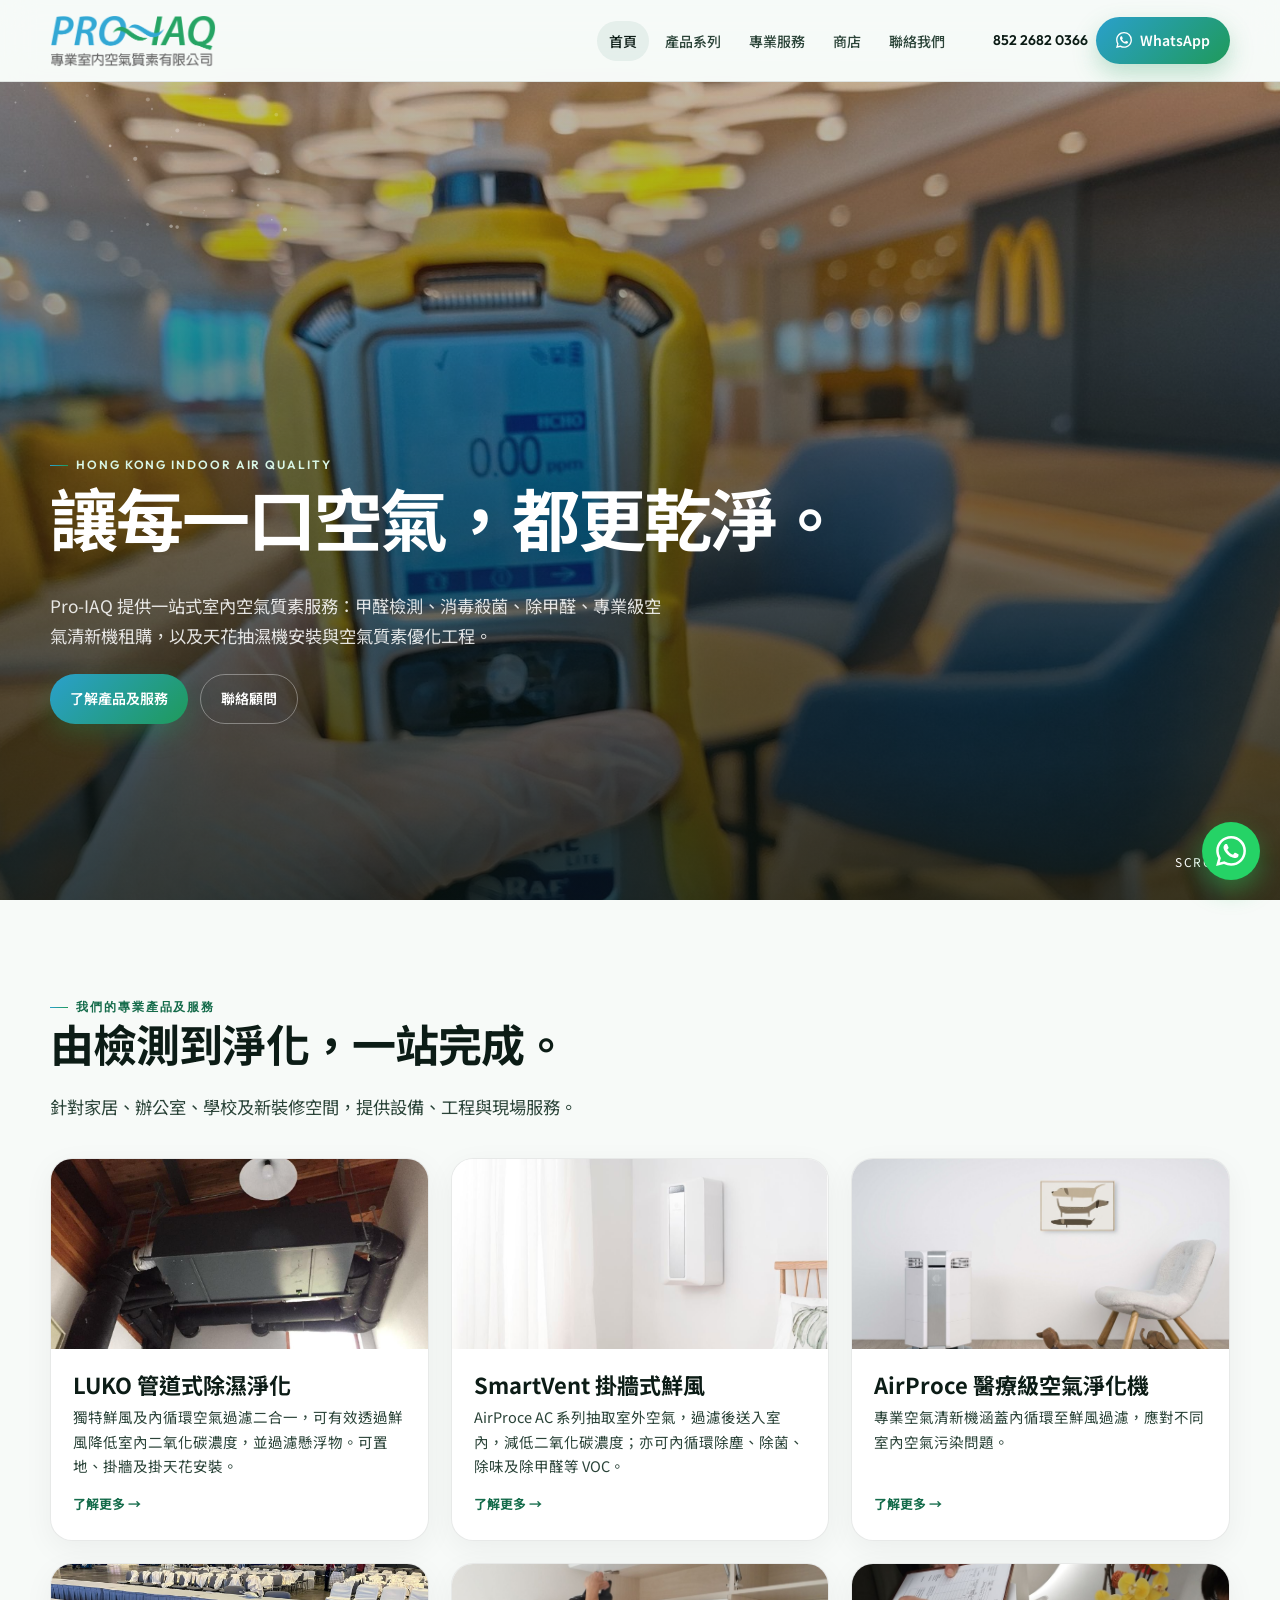
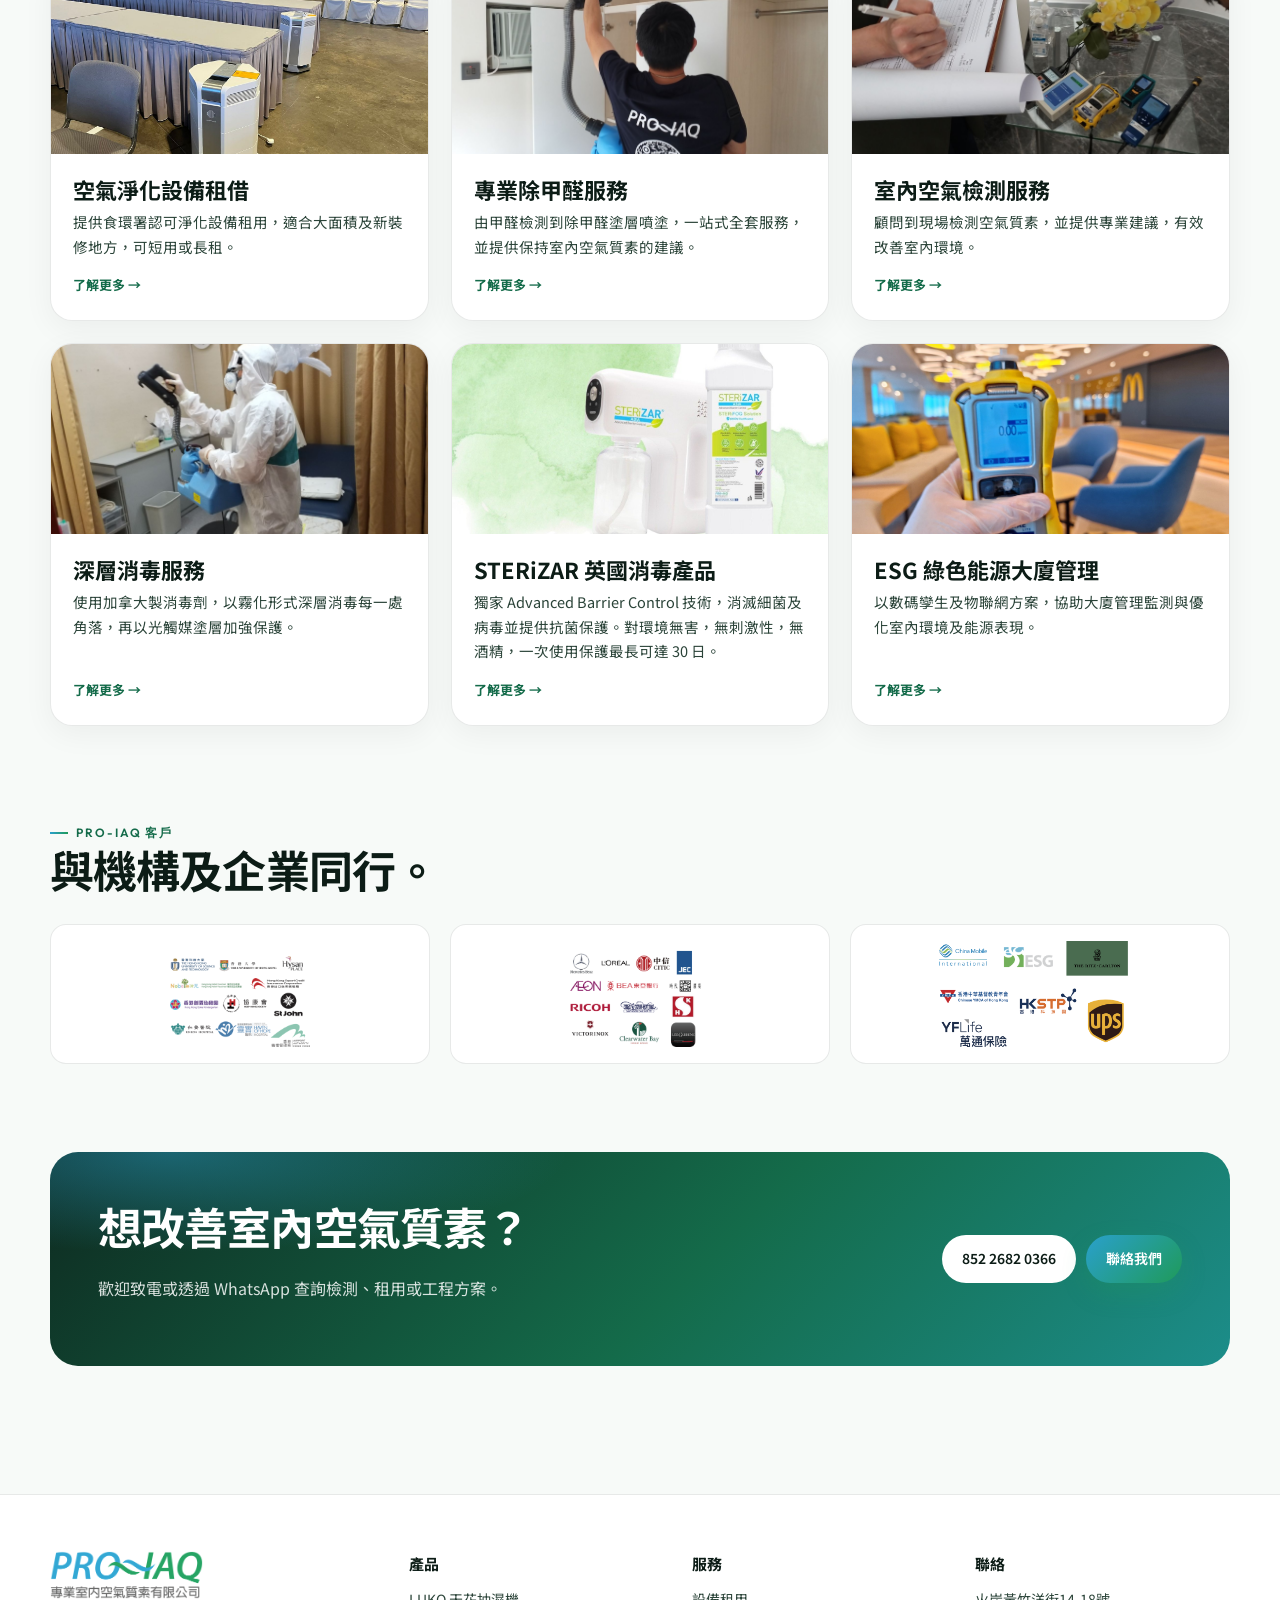
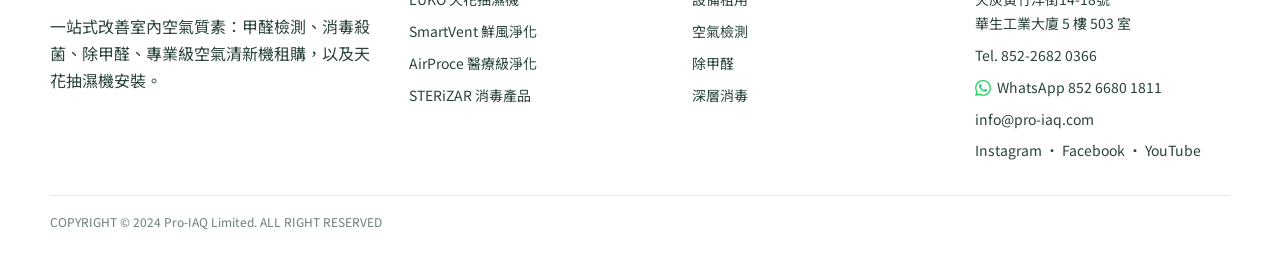
<file: index.html>
<!DOCTYPE html>
<html lang="zh-Hant-HK">
<head>
<meta charset="utf-8">
<meta name="viewport" content="width=device-width, initial-scale=1">
<title>Pro-IAQ 專業室內空氣質素 | 甲醛檢測、天花抽濕機、空氣清新機租用</title>
<meta name="description" content="Pro-IAQ 空氣質素服務提供一站式改善室內空氣質素服務，包括空氣甲醛檢測、消毒殺菌、除甲醛、專業級空氣清新機租購，以及天花抽濕機安裝。">
<link rel="preconnect" href="https://fonts.googleapis.com">
<link rel="preconnect" href="https://fonts.gstatic.com" crossorigin>
<link href="https://fonts.googleapis.com/css2?family=Noto+Sans+TC:wght@400;500;700&family=Outfit:wght@400;600;700&display=swap" rel="stylesheet">
<link rel="stylesheet" href="css/styles.css?v=20261113e">
</head>
<body>
<nav class="nav" id="site-nav"></nav>

<section class="hero">
  <div class="hero-media"><img src="assets/hero.jpg" alt="Pro-IAQ 專業室內空氣質素"></div>
  <canvas class="air"></canvas>
  <div class="hero-copy reveal">
    <div class="eyebrow">Hong Kong Indoor Air Quality</div>
    <h1>讓每一口空氣，都更乾淨。</h1>
    <p class="lead">Pro-IAQ 提供一站式室內空氣質素服務：甲醛檢測、消毒殺菌、除甲醛、專業級空氣清新機租購，以及天花抽濕機安裝與空氣質素優化工程。</p>
    <div class="hero-actions">
      <a class="btn btn-primary" href="#services">了解產品及服務</a>
      <a class="btn btn-ghost" href="contact.html" style="border-color:rgba(255,255,255,.35);color:#fff">聯絡顧問</a>
    </div>
  </div>
  <div class="scroll-hint">SCROLL</div>
</section>

<section>
  <div class="wrap">
    <div class="eyebrow">我們的專業產品及服務</div>
    <h2>由檢測到淨化，一站完成。</h2>
    <p class="lead">針對家居、辦公室、學校及新裝修空間，提供設備、工程與現場服務。</p>
    <div class="grid-3" id="services" style="margin-top:36px">
      <a class="card reveal" href="luko.html"><div class="pic"><img src="assets/luko.jpg" alt="LUKO 天花抽濕機"></div><div class="body"><h3>LUKO 管道式除濕淨化</h3><p>獨特鮮風及內循環空氣過濾二合一，可有效透過鮮風降低室內二氧化碳濃度，並過濾懸浮物。可置地、掛牆及掛天花安裝。</p><span class="more">了解更多 →</span></div></a>
      <a class="card reveal" href="smartvent.html"><div class="pic"><img src="assets/smartvent.jpg" alt="SmartVent"></div><div class="body"><h3>SmartVent 掛牆式鮮風</h3><p>AirProce AC 系列抽取室外空氣，過濾後送入室內，減低二氧化碳濃度；亦可內循環除塵、除菌、除味及除甲醛等 VOC。</p><span class="more">了解更多 →</span></div></a>
      <a class="card reveal" href="airproce.html"><div class="pic"><img src="assets/airproce.jpg" alt="AirProce 醫療級空氣淨化機"></div><div class="body"><h3>AirProce 醫療級空氣淨化機</h3><p>專業空氣清新機涵蓋內循環至鮮風過濾，應對不同室內空氣污染問題。</p><span class="more">了解更多 →</span></div></a>
      <a class="card reveal" href="rental.html"><div class="pic"><img src="assets/purifier.jpg" alt="空氣淨化設備租借"></div><div class="body"><h3>空氣淨化設備租借</h3><p>提供食環署認可淨化設備租用，適合大面積及新裝修地方，可短用或長租。</p><span class="more">了解更多 →</span></div></a>
      <a class="card reveal" href="services.html#hcho"><div class="pic"><img src="assets/hcho.jpg" alt="除甲醛服務"></div><div class="body"><h3>專業除甲醛服務</h3><p>由甲醛檢測到除甲醛塗層噴塗，一站式全套服務，並提供保持室內空氣質素的建議。</p><span class="more">了解更多 →</span></div></a>
      <a class="card reveal" href="services.html#air-test"><div class="pic"><img src="assets/airtest.jpg" alt="室內空氣檢測"></div><div class="body"><h3>室內空氣檢測服務</h3><p>顧問到現場檢測空氣質素，並提供專業建議，有效改善室內環境。</p><span class="more">了解更多 →</span></div></a>
      <a class="card reveal" href="services.html#disinfection"><div class="pic"><img src="assets/disinfect.jpg" alt="深層消毒"></div><div class="body"><h3>深層消毒服務</h3><p>使用加拿大製消毒劑，以霧化形式深層消毒每一處角落，再以光觸媒塗層加強保護。</p><span class="more">了解更多 →</span></div></a>
      <a class="card reveal" href="shop.html"><div class="pic"><img src="assets/sterizar.jpg" alt="STERiZAR"></div><div class="body"><h3>STERiZAR 英國消毒產品</h3><p>獨家 Advanced Barrier Control 技術，消滅細菌及病毒並提供抗菌保護。對環境無害，無刺激性，無酒精，一次使用保護最長可達 30 日。</p><span class="more">了解更多 →</span></div></a>
      <a class="card reveal" href="digital-twin.html"><div class="pic"><img src="assets/hero.jpg" alt="ESG 系統"></div><div class="body"><h3>ESG 綠色能源大廈管理</h3><p>以數碼孿生及物聯網方案，協助大廈管理監測與優化室內環境及能源表現。</p><span class="more">了解更多 →</span></div></a>
    </div>
  </div>
</section>

<section style="padding-top:0">
  <div class="wrap">
    <div class="eyebrow">Pro-IAQ 客戶</div>
    <h2>與機構及企業同行。</h2>
    <div class="clients" style="margin-top:28px">
      <img src="assets/client-1.png" alt="Pro-IAQ 現有客戶">
      <img src="assets/client-2.png" alt="Pro-IAQ 現有客戶">
      <img src="assets/client-3.png" alt="Pro-IAQ 現有客戶">
    </div>
  </div>
</section>

<section style="padding-top:0">
  <div class="cta-band">
    <div>
      <h2 style="color:#fff">想改善室內空氣質素？</h2>
      <p>歡迎致電或透過 WhatsApp 查詢檢測、租用或工程方案。</p>
    </div>
    <div style="display:flex;gap:10px;flex-wrap:wrap">
      <a class="btn" style="background:#fff;color:var(--ink)" href="tel:+85226820366">852 2682 0366</a>
      <a class="btn btn-primary" href="contact.html">聯絡我們</a>
    </div>
  </div>
</section>

<footer id="site-foot"></footer>
<a class="wa" href="https://wa.me/85266801811?text=Hello!%20我想查詢" target="_blank" rel="noopener" aria-label="WhatsApp 查詢"><svg class="wa-icon" viewBox="0 0 24 24" aria-hidden="true" focusable="false"><path fill="currentColor" d="M17.472 14.382c-.297-.149-1.758-.867-2.03-.967-.273-.099-.471-.148-.67.15-.197.297-.767.966-.94 1.164-.173.199-.347.223-.644.075-.297-.15-1.255-.463-2.39-1.475-.883-.788-1.48-1.761-1.653-2.059-.173-.297-.018-.458.13-.606.134-.133.298-.347.446-.52.149-.174.198-.298.298-.497.099-.198.05-.371-.025-.52-.075-.149-.669-1.612-.916-2.207-.242-.579-.487-.5-.669-.51-.173-.008-.371-.01-.57-.01-.198 0-.52.074-.792.372-.272.297-1.04 1.016-1.04 2.479 0 1.462 1.065 2.875 1.213 3.074.149.198 2.096 3.2 5.077 4.487.709.306 1.262.489 1.694.625.712.227 1.36.195 1.871.118.571-.085 1.758-.719 2.006-1.413.248-.694.248-1.289.173-1.413-.074-.124-.272-.198-.57-.347m-5.421 7.403h-.004a9.87 9.87 0 01-5.031-1.378l-.361-.214-3.741.982.998-3.648-.235-.374a9.86 9.86 0 01-1.51-5.26c.001-5.45 4.436-9.884 9.888-9.884 2.64 0 5.122 1.03 6.988 2.898a9.825 9.825 0 012.893 6.994c-.003 5.45-4.435 9.884-9.885 9.884m8.413-18.297A11.815 11.815 0 0012.05 0C5.495 0 .16 5.335.157 11.892c0 2.096.547 4.142 1.588 5.945L.057 24l6.305-1.654a11.882 11.882 0 005.683 1.448h.005c6.554 0 11.89-5.335 11.893-11.893a11.821 11.821 0 00-3.48-8.413z"/></svg></a>
<script src="js/main.js?v=20261113e"></script>
</body>
</html>
</file>
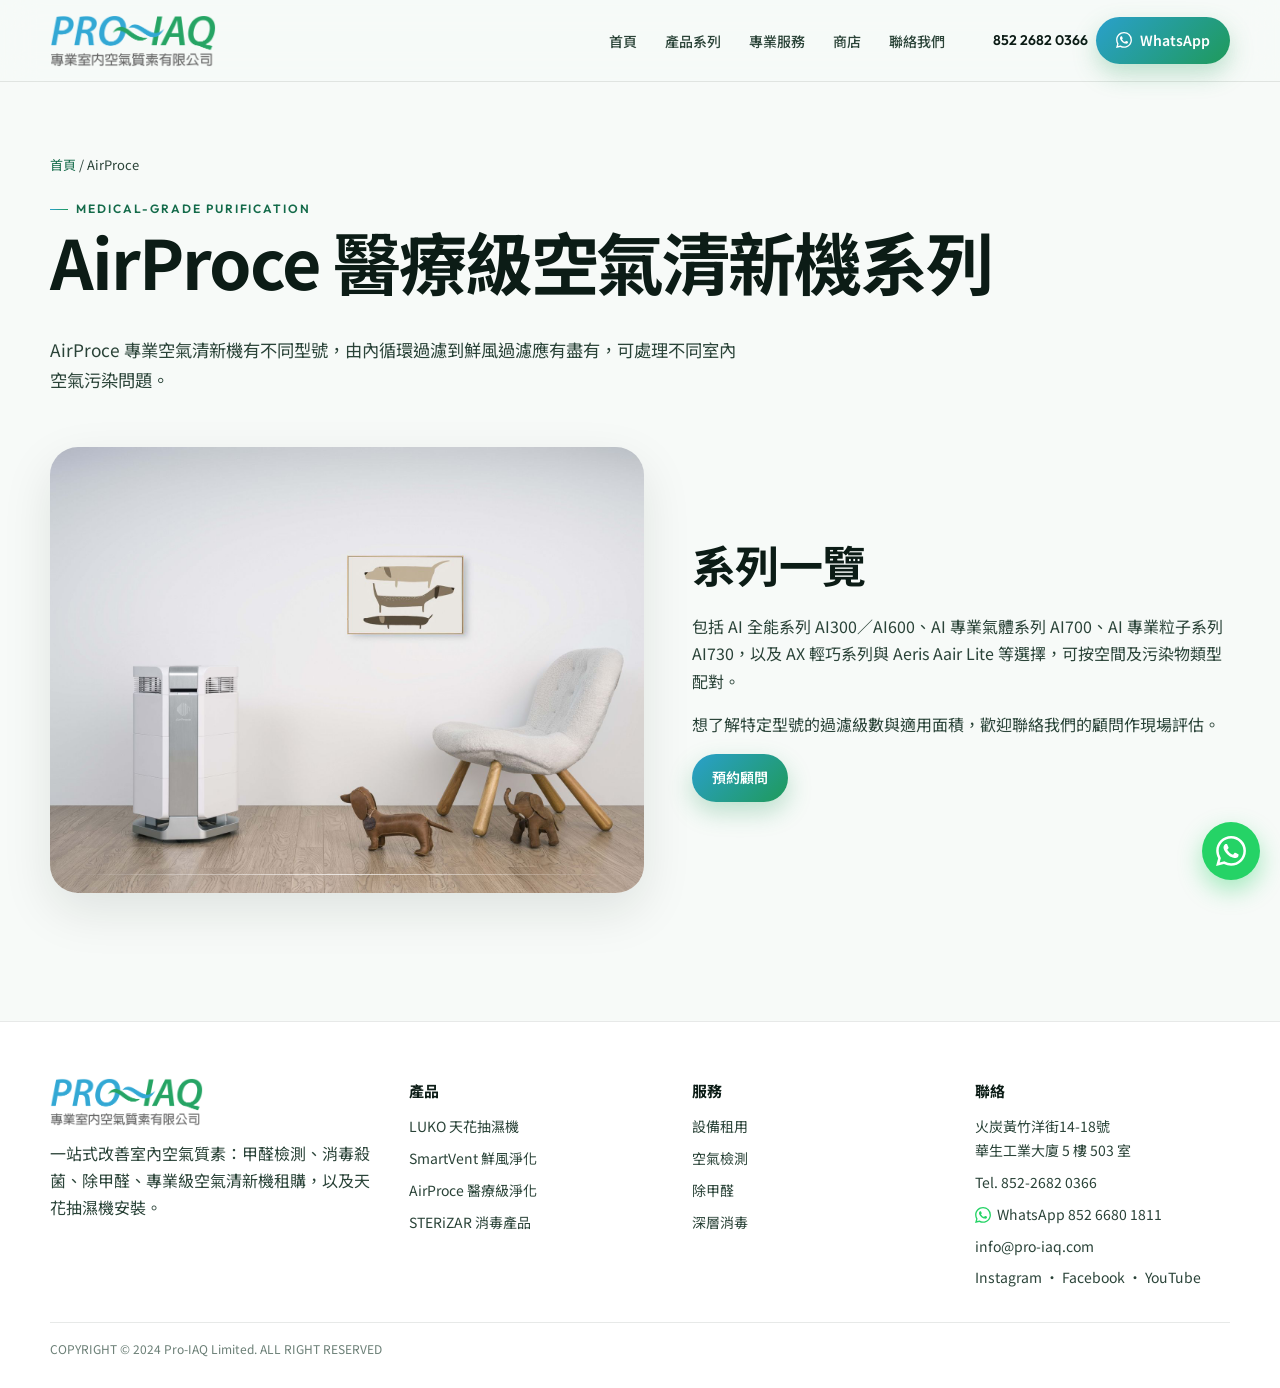
<file: airproce.html>
<!DOCTYPE html>
<html lang="zh-Hant-HK">
<head>
<meta charset="utf-8">
<meta name="viewport" content="width=device-width, initial-scale=1">
<title>AirProce 醫療級空氣清新機系列 | Pro-IAQ</title>
<meta name="description" content="AirProce 專業空氣清新機，由內循環到鮮風過濾，處理不同室內空氣污染問題。">
<link rel="preconnect" href="https://fonts.googleapis.com">
<link rel="preconnect" href="https://fonts.gstatic.com" crossorigin>
<link href="https://fonts.googleapis.com/css2?family=Noto+Sans+TC:wght@400;500;700&family=Outfit:wght@400;600;700&display=swap" rel="stylesheet">
<link rel="stylesheet" href="css/styles.css?v=20261113e">
</head>
<body>
<nav class="nav" id="site-nav"></nav>

<section class="page-hero wrap">
  <div class="crumbs"><a href="index.html">首頁</a> / AirProce</div>
  <div class="eyebrow">Medical-grade Purification</div>
  <h1>AirProce 醫療級空氣清新機系列</h1>
  <p class="lead">AirProce 專業空氣清新機有不同型號，由內循環過濾到鮮風過濾應有盡有，可處理不同室內空氣污染問題。</p>
</section>
<section style="padding-top:0">
  <div class="wrap split">
    <div class="media-frame"><img src="assets/airproce.jpg" alt="AirProce 空氣淨化機"></div>
    <div class="copy">
      <h2>系列一覽</h2>
      <p>包括 AI 全能系列 AI300／AI600、AI 專業氣體系列 AI700、AI 專業粒子系列 AI730，以及 AX 輕巧系列與 Aeris Aair Lite 等選擇，可按空間及污染物類型配對。</p>
      <p>想了解特定型號的過濾級數與適用面積，歡迎聯絡我們的顧問作現場評估。</p>
      <a class="btn btn-primary" href="contact.html">預約顧問</a>
    </div>
  </div>
</section>

<footer id="site-foot"></footer>
<a class="wa" href="https://wa.me/85266801811?text=Hello!%20我想查詢" target="_blank" rel="noopener" aria-label="WhatsApp 查詢"><svg class="wa-icon" viewBox="0 0 24 24" aria-hidden="true" focusable="false"><path fill="currentColor" d="M17.472 14.382c-.297-.149-1.758-.867-2.03-.967-.273-.099-.471-.148-.67.15-.197.297-.767.966-.94 1.164-.173.199-.347.223-.644.075-.297-.15-1.255-.463-2.39-1.475-.883-.788-1.48-1.761-1.653-2.059-.173-.297-.018-.458.13-.606.134-.133.298-.347.446-.52.149-.174.198-.298.298-.497.099-.198.05-.371-.025-.52-.075-.149-.669-1.612-.916-2.207-.242-.579-.487-.5-.669-.51-.173-.008-.371-.01-.57-.01-.198 0-.52.074-.792.372-.272.297-1.04 1.016-1.04 2.479 0 1.462 1.065 2.875 1.213 3.074.149.198 2.096 3.2 5.077 4.487.709.306 1.262.489 1.694.625.712.227 1.36.195 1.871.118.571-.085 1.758-.719 2.006-1.413.248-.694.248-1.289.173-1.413-.074-.124-.272-.198-.57-.347m-5.421 7.403h-.004a9.87 9.87 0 01-5.031-1.378l-.361-.214-3.741.982.998-3.648-.235-.374a9.86 9.86 0 01-1.51-5.26c.001-5.45 4.436-9.884 9.888-9.884 2.64 0 5.122 1.03 6.988 2.898a9.825 9.825 0 012.893 6.994c-.003 5.45-4.435 9.884-9.885 9.884m8.413-18.297A11.815 11.815 0 0012.05 0C5.495 0 .16 5.335.157 11.892c0 2.096.547 4.142 1.588 5.945L.057 24l6.305-1.654a11.882 11.882 0 005.683 1.448h.005c6.554 0 11.89-5.335 11.893-11.893a11.821 11.821 0 00-3.48-8.413z"/></svg></a>
<script src="js/main.js?v=20261113e"></script>
</body>
</html>
</file>
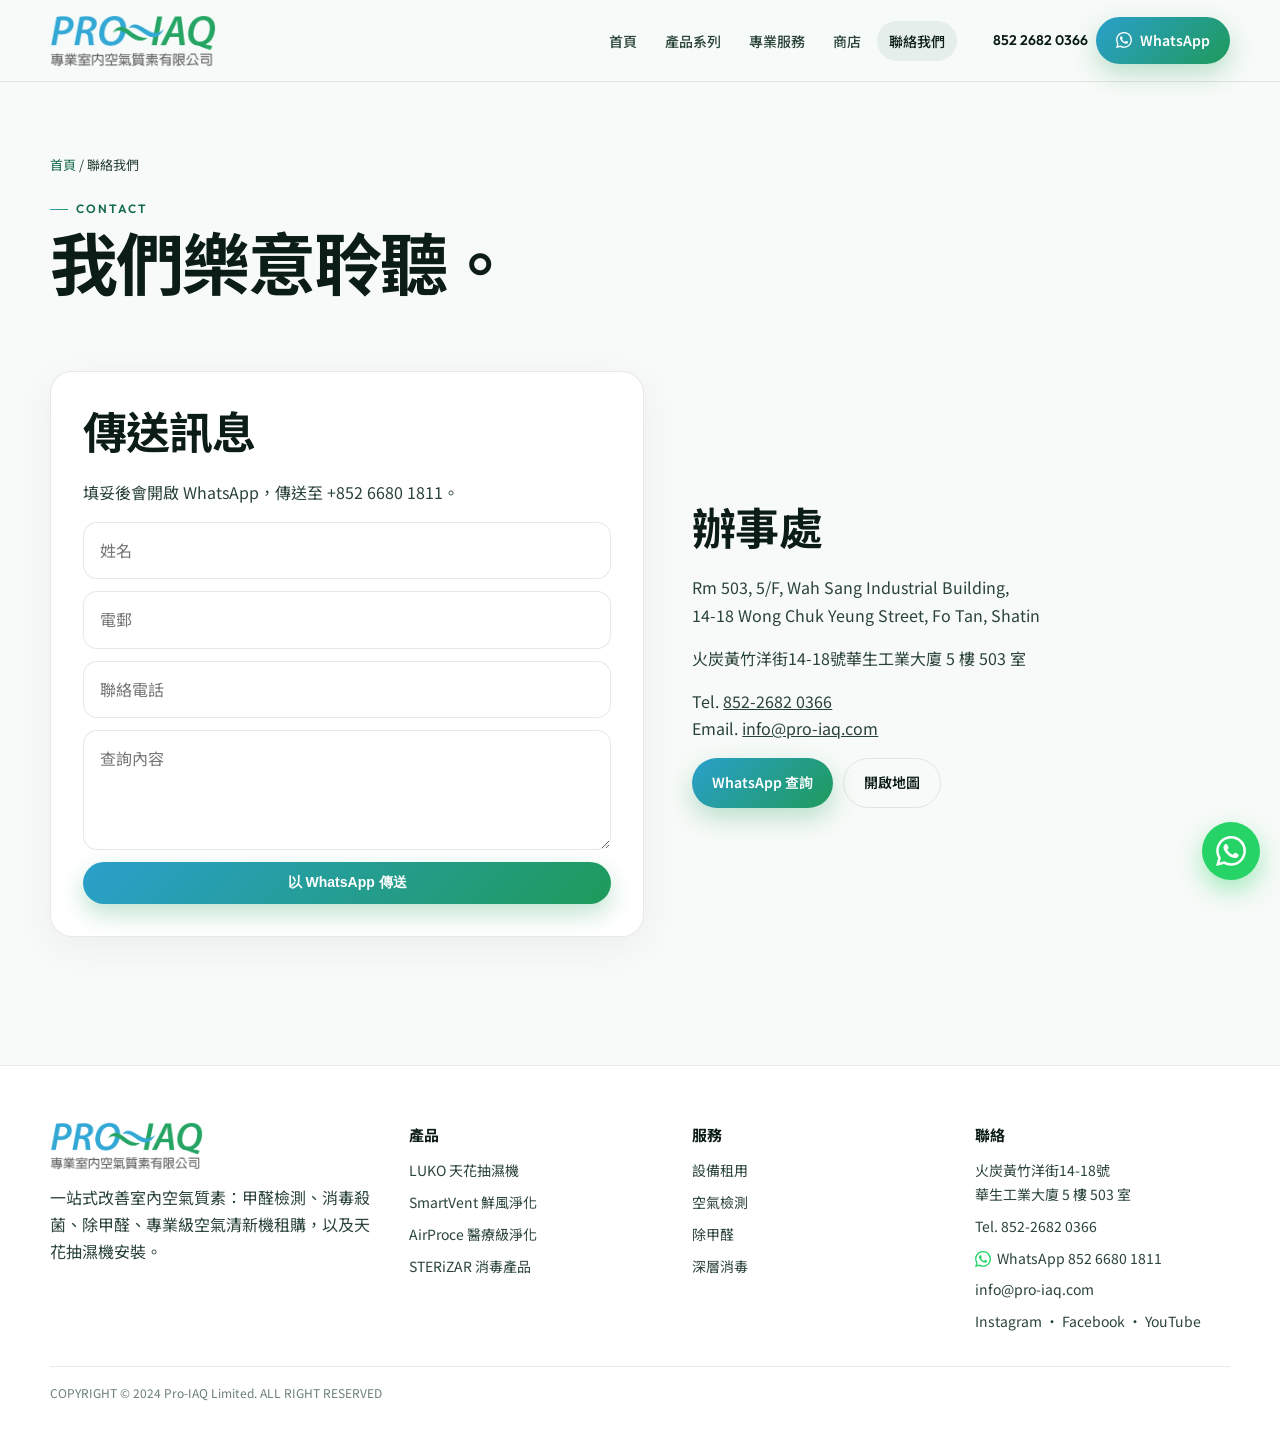
<file: contact.html>
<!DOCTYPE html>
<html lang="zh-Hant-HK">
<head>
<meta charset="utf-8">
<meta name="viewport" content="width=device-width, initial-scale=1">
<title>聯絡我們 | Pro-IAQ</title>
<meta name="description" content="聯絡 Pro-IAQ：火炭黃竹洋街華生工業大廈，電話 852-2682 0366，電郵 info@pro-iaq.com。">
<link rel="preconnect" href="https://fonts.googleapis.com">
<link rel="preconnect" href="https://fonts.gstatic.com" crossorigin>
<link href="https://fonts.googleapis.com/css2?family=Noto+Sans+TC:wght@400;500;700&family=Outfit:wght@400;600;700&display=swap" rel="stylesheet">
<link rel="stylesheet" href="css/styles.css?v=20261113e">
</head>
<body>
<nav class="nav" id="site-nav"></nav>

<section class="page-hero wrap">
  <div class="crumbs"><a href="index.html">首頁</a> / 聯絡我們</div>
  <div class="eyebrow">Contact</div>
  <h1>我們樂意聆聽。</h1>
</section>
<section style="padding-top:0">
  <div class="wrap split">
    <div class="panel" style="padding:32px">
      <h2>傳送訊息</h2>
      <p>填妥後會開啟 WhatsApp，傳送至 +852 6680 1811。</p>
      <form class="form" id="wa-form">
        <input name="name" required placeholder="姓名">
        <input type="email" name="email" placeholder="電郵">
        <input name="phone" placeholder="聯絡電話">
        <textarea name="message" required placeholder="查詢內容"></textarea>
        <button class="btn btn-primary" type="submit">以 WhatsApp 傳送</button>
      </form>
    </div>
    <div>
      <h2>辦事處</h2>
      <p>Rm 503, 5/F, Wah Sang Industrial Building,<br>14-18 Wong Chuk Yeung Street, Fo Tan, Shatin</p>
      <p>火炭黃竹洋街14-18號華生工業大廈 5 樓 503 室</p>
      <p>Tel. <a href="tel:+85226820366">852-2682 0366</a><br>Email. <a href="mailto:info@pro-iaq.com">info@pro-iaq.com</a></p>
      <div style="display:flex;gap:10px;flex-wrap:wrap;margin-top:8px">
        <a class="btn btn-primary" href="https://wa.me/85266801811?text=Hello!%20我想查詢" target="_blank" rel="noopener">WhatsApp 查詢</a>
        <a class="btn btn-ghost" href="https://maps.google.com/?q=Wah+Sang+Industrial+Building+Fo+Tan" target="_blank" rel="noopener">開啟地圖</a>
      </div>
    </div>
  </div>
</section>

<footer id="site-foot"></footer>
<a class="wa" href="https://wa.me/85266801811?text=Hello!%20我想查詢" target="_blank" rel="noopener" aria-label="WhatsApp 查詢"><svg class="wa-icon" viewBox="0 0 24 24" aria-hidden="true" focusable="false"><path fill="currentColor" d="M17.472 14.382c-.297-.149-1.758-.867-2.03-.967-.273-.099-.471-.148-.67.15-.197.297-.767.966-.94 1.164-.173.199-.347.223-.644.075-.297-.15-1.255-.463-2.39-1.475-.883-.788-1.48-1.761-1.653-2.059-.173-.297-.018-.458.13-.606.134-.133.298-.347.446-.52.149-.174.198-.298.298-.497.099-.198.05-.371-.025-.52-.075-.149-.669-1.612-.916-2.207-.242-.579-.487-.5-.669-.51-.173-.008-.371-.01-.57-.01-.198 0-.52.074-.792.372-.272.297-1.04 1.016-1.04 2.479 0 1.462 1.065 2.875 1.213 3.074.149.198 2.096 3.2 5.077 4.487.709.306 1.262.489 1.694.625.712.227 1.36.195 1.871.118.571-.085 1.758-.719 2.006-1.413.248-.694.248-1.289.173-1.413-.074-.124-.272-.198-.57-.347m-5.421 7.403h-.004a9.87 9.87 0 01-5.031-1.378l-.361-.214-3.741.982.998-3.648-.235-.374a9.86 9.86 0 01-1.51-5.26c.001-5.45 4.436-9.884 9.888-9.884 2.64 0 5.122 1.03 6.988 2.898a9.825 9.825 0 012.893 6.994c-.003 5.45-4.435 9.884-9.885 9.884m8.413-18.297A11.815 11.815 0 0012.05 0C5.495 0 .16 5.335.157 11.892c0 2.096.547 4.142 1.588 5.945L.057 24l6.305-1.654a11.882 11.882 0 005.683 1.448h.005c6.554 0 11.89-5.335 11.893-11.893a11.821 11.821 0 00-3.48-8.413z"/></svg></a>
<script src="js/main.js?v=20261113e"></script>

<script>
document.getElementById("wa-form").addEventListener("submit", function(e){
  e.preventDefault();
  var f = e.target;
  var name = (f.name.value||"").trim();
  var email = (f.email.value||"").trim();
  var phone = (f.phone.value||"").trim();
  var msg = (f.message.value||"").trim();
  var lines = ["Hello! 我想查詢", "", "姓名：" + name];
  if(email) lines.push("電郵：" + email);
  if(phone) lines.push("聯絡電話：" + phone);
  lines.push("查詢內容：" + msg);
  var url = "https://wa.me/85266801811?text=" + encodeURIComponent(lines.join("\n"));
  window.open(url, "_blank", "noopener");
});
</script>

</body>
</html>
</file>
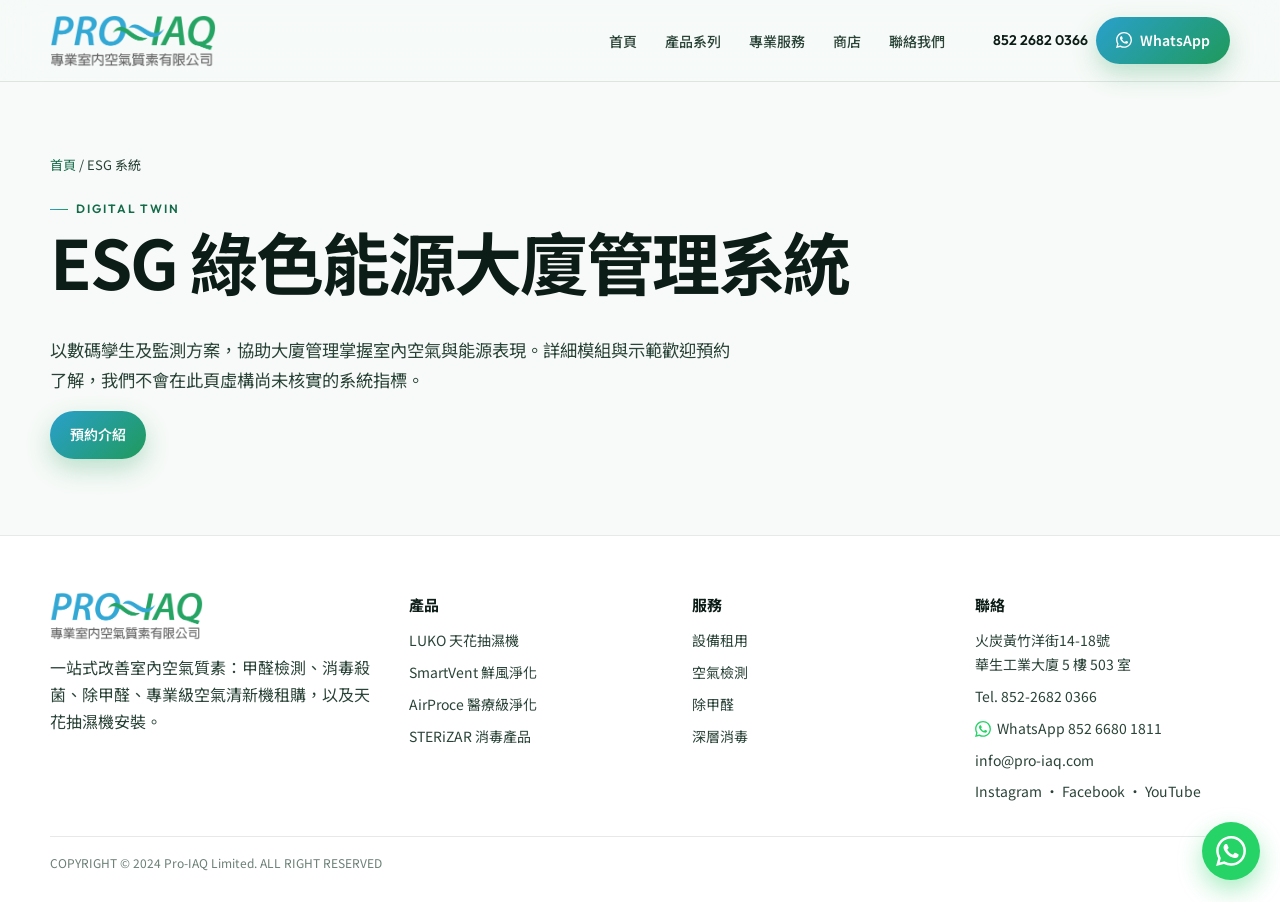
<file: digital-twin.html>
<!DOCTYPE html>
<html lang="zh-Hant-HK">
<head>
<meta charset="utf-8">
<meta name="viewport" content="width=device-width, initial-scale=1">
<title>ESG 綠色能源大廈管理系統 | Pro-IAQ</title>
<meta name="description" content="ESG 綠色能源大廈管理與數碼孿生方案。">
<link rel="preconnect" href="https://fonts.googleapis.com">
<link rel="preconnect" href="https://fonts.gstatic.com" crossorigin>
<link href="https://fonts.googleapis.com/css2?family=Noto+Sans+TC:wght@400;500;700&family=Outfit:wght@400;600;700&display=swap" rel="stylesheet">
<link rel="stylesheet" href="css/styles.css?v=20261113e">
</head>
<body>
<nav class="nav" id="site-nav"></nav>

<section class="page-hero wrap">
  <div class="crumbs"><a href="index.html">首頁</a> / ESG 系統</div>
  <div class="eyebrow">Digital Twin</div>
  <h1>ESG 綠色能源大廈管理系統</h1>
  <p class="lead">以數碼孿生及監測方案，協助大廈管理掌握室內空氣與能源表現。詳細模組與示範歡迎預約了解，我們不會在此頁虛構尚未核實的系統指標。</p>
  <a class="btn btn-primary" href="contact.html">預約介紹</a>
</section>

<footer id="site-foot"></footer>
<a class="wa" href="https://wa.me/85266801811?text=Hello!%20我想查詢" target="_blank" rel="noopener" aria-label="WhatsApp 查詢"><svg class="wa-icon" viewBox="0 0 24 24" aria-hidden="true" focusable="false"><path fill="currentColor" d="M17.472 14.382c-.297-.149-1.758-.867-2.03-.967-.273-.099-.471-.148-.67.15-.197.297-.767.966-.94 1.164-.173.199-.347.223-.644.075-.297-.15-1.255-.463-2.39-1.475-.883-.788-1.48-1.761-1.653-2.059-.173-.297-.018-.458.13-.606.134-.133.298-.347.446-.52.149-.174.198-.298.298-.497.099-.198.05-.371-.025-.52-.075-.149-.669-1.612-.916-2.207-.242-.579-.487-.5-.669-.51-.173-.008-.371-.01-.57-.01-.198 0-.52.074-.792.372-.272.297-1.04 1.016-1.04 2.479 0 1.462 1.065 2.875 1.213 3.074.149.198 2.096 3.2 5.077 4.487.709.306 1.262.489 1.694.625.712.227 1.36.195 1.871.118.571-.085 1.758-.719 2.006-1.413.248-.694.248-1.289.173-1.413-.074-.124-.272-.198-.57-.347m-5.421 7.403h-.004a9.87 9.87 0 01-5.031-1.378l-.361-.214-3.741.982.998-3.648-.235-.374a9.86 9.86 0 01-1.51-5.26c.001-5.45 4.436-9.884 9.888-9.884 2.64 0 5.122 1.03 6.988 2.898a9.825 9.825 0 012.893 6.994c-.003 5.45-4.435 9.884-9.885 9.884m8.413-18.297A11.815 11.815 0 0012.05 0C5.495 0 .16 5.335.157 11.892c0 2.096.547 4.142 1.588 5.945L.057 24l6.305-1.654a11.882 11.882 0 005.683 1.448h.005c6.554 0 11.89-5.335 11.893-11.893a11.821 11.821 0 00-3.48-8.413z"/></svg></a>
<script src="js/main.js?v=20261113e"></script>
</body>
</html>
</file>
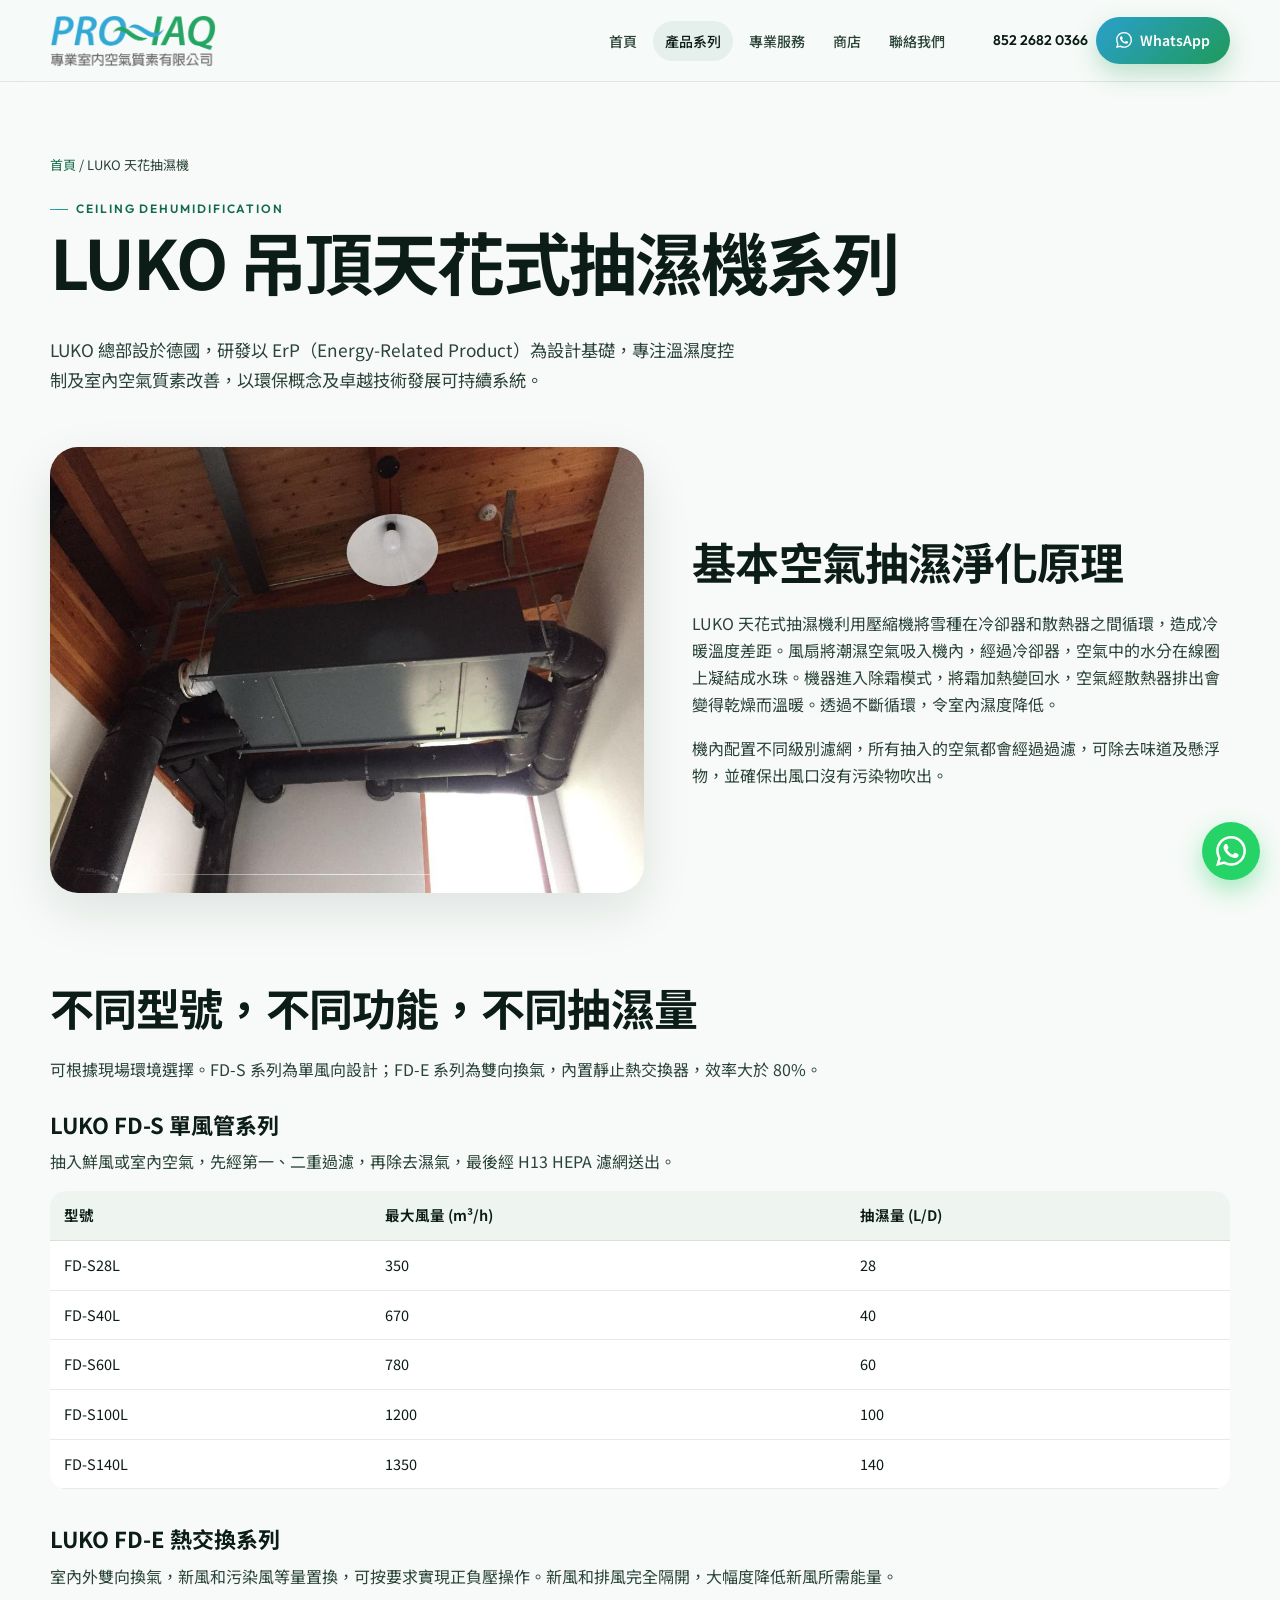
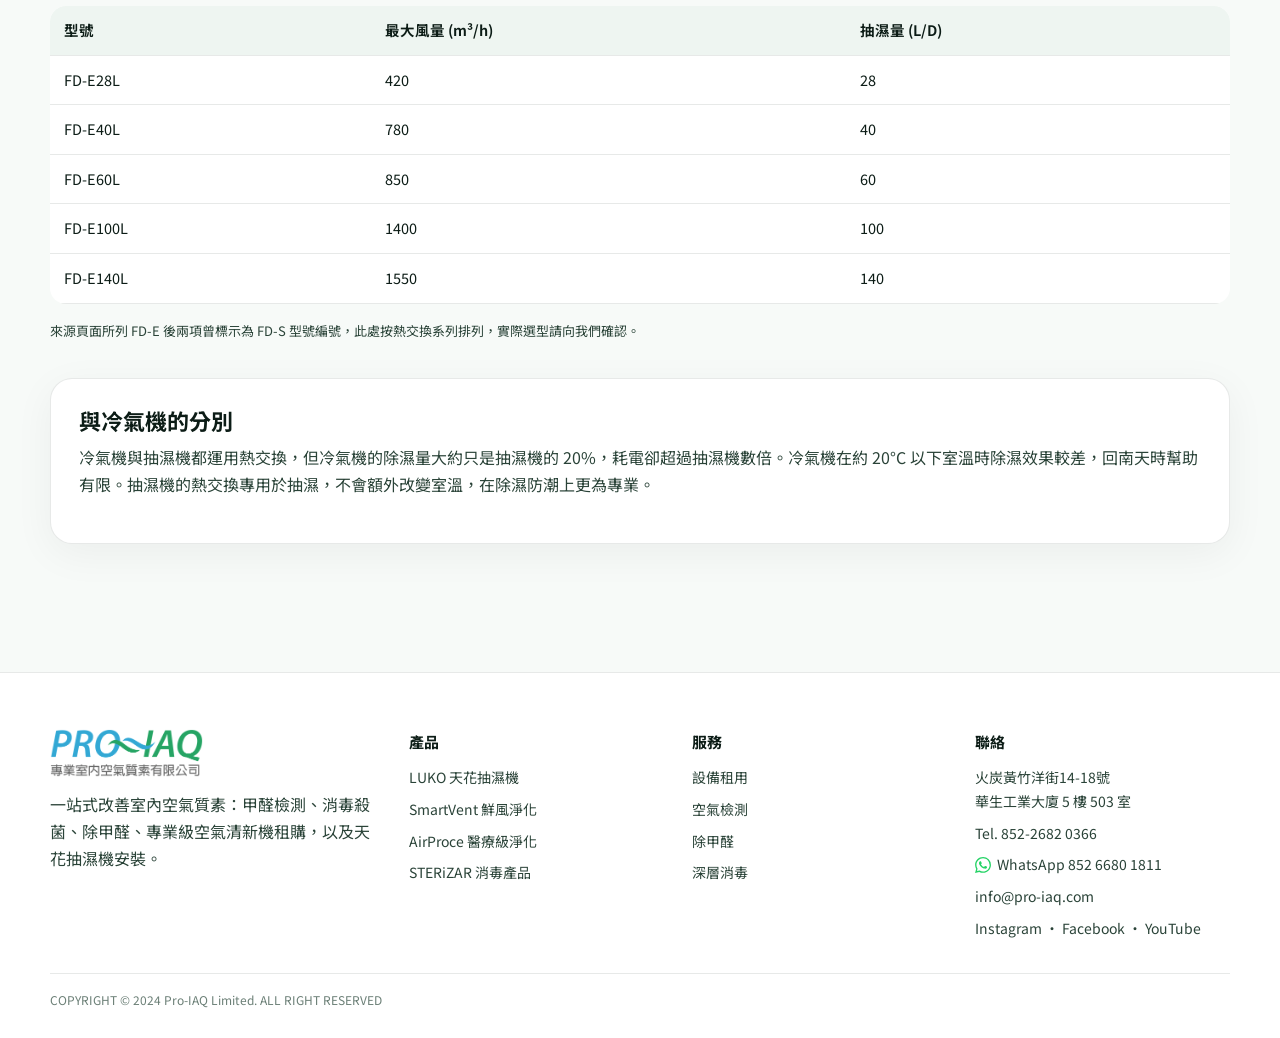
<file: luko.html>
<!DOCTYPE html>
<html lang="zh-Hant-HK">
<head>
<meta charset="utf-8">
<meta name="viewport" content="width=device-width, initial-scale=1">
<title>LUKO 吊頂／天花抽濕機系列 | Pro-IAQ</title>
<meta name="description" content="LUKO 天花式抽濕機系列，結合抽濕與空氣過濾，適合家居及企業安裝。">
<link rel="preconnect" href="https://fonts.googleapis.com">
<link rel="preconnect" href="https://fonts.gstatic.com" crossorigin>
<link href="https://fonts.googleapis.com/css2?family=Noto+Sans+TC:wght@400;500;700&family=Outfit:wght@400;600;700&display=swap" rel="stylesheet">
<link rel="stylesheet" href="css/styles.css?v=20261113e">
</head>
<body>
<nav class="nav" id="site-nav"></nav>

<section class="page-hero wrap">
  <div class="crumbs"><a href="index.html">首頁</a> / LUKO 天花抽濕機</div>
  <div class="eyebrow">Ceiling Dehumidification</div>
  <h1>LUKO 吊頂天花式抽濕機系列</h1>
  <p class="lead">LUKO 總部設於德國，研發以 ErP（Energy-Related Product）為設計基礎，專注溫濕度控制及室內空氣質素改善，以環保概念及卓越技術發展可持續系統。</p>
</section>
<section style="padding-top:0">
  <div class="wrap split">
    <div class="media-frame"><img src="assets/luko.jpg" alt="LUKO 天花抽濕機"></div>
    <div class="copy">
      <h2>基本空氣抽濕淨化原理</h2>
      <p>LUKO 天花式抽濕機利用壓縮機將雪種在冷卻器和散熱器之間循環，造成冷暖溫度差距。風扇將潮濕空氣吸入機內，經過冷卻器，空氣中的水分在線圈上凝結成水珠。機器進入除霜模式，將霜加熱變回水，空氣經散熱器排出會變得乾燥而溫暖。透過不斷循環，令室內濕度降低。</p>
      <p>機內配置不同級別濾網，所有抽入的空氣都會經過過濾，可除去味道及懸浮物，並確保出風口沒有污染物吹出。</p>
    </div>
  </div>
</section>
<section style="padding-top:0">
  <div class="wrap">
    <h2>不同型號，不同功能，不同抽濕量</h2>
    <p>可根據現場環境選擇。FD-S 系列為單風向設計；FD-E 系列為雙向換氣，內置靜止熱交換器，效率大於 80%。</p>
    <h3 style="margin-top:28px">LUKO FD-S 單風管系列</h3>
    <p>抽入鮮風或室內空氣，先經第一、二重過濾，再除去濕氣，最後經 H13 HEPA 濾網送出。</p>
    <table>
      <thead><tr><th>型號</th><th>最大風量 (m³/h)</th><th>抽濕量 (L/D)</th></tr></thead>
      <tbody>
        <tr><td>FD-S28L</td><td>350</td><td>28</td></tr>
        <tr><td>FD-S40L</td><td>670</td><td>40</td></tr>
        <tr><td>FD-S60L</td><td>780</td><td>60</td></tr>
        <tr><td>FD-S100L</td><td>1200</td><td>100</td></tr>
        <tr><td>FD-S140L</td><td>1350</td><td>140</td></tr>
      </tbody>
    </table>
    <h3 style="margin-top:36px">LUKO FD-E 熱交換系列</h3>
    <p>室內外雙向換氣，新風和污染風等量置換，可按要求實現正負壓操作。新風和排風完全隔開，大幅度降低新風所需能量。</p>
    <table>
      <thead><tr><th>型號</th><th>最大風量 (m³/h)</th><th>抽濕量 (L/D)</th></tr></thead>
      <tbody>
        <tr><td>FD-E28L</td><td>420</td><td>28</td></tr>
        <tr><td>FD-E40L</td><td>780</td><td>40</td></tr>
        <tr><td>FD-E60L</td><td>850</td><td>60</td></tr>
        <tr><td>FD-E100L</td><td>1400</td><td>100</td></tr>
        <tr><td>FD-E140L</td><td>1550</td><td>140</td></tr>
      </tbody>
    </table>
    <p style="margin-top:16px;font-size:13px">來源頁面所列 FD-E 後兩項曾標示為 FD-S 型號編號，此處按熱交換系列排列，實際選型請向我們確認。</p>
    <div style="margin-top:36px" class="panel" >
      <div style="padding:28px">
        <h3>與冷氣機的分別</h3>
        <p>冷氣機與抽濕機都運用熱交換，但冷氣機的除濕量大約只是抽濕機的 20%，耗電卻超過抽濕機數倍。冷氣機在約 20°C 以下室溫時除濕效果較差，回南天時幫助有限。抽濕機的熱交換專用於抽濕，不會額外改變室溫，在除濕防潮上更為專業。</p>
      </div>
    </div>
  </div>
</section>

<footer id="site-foot"></footer>
<a class="wa" href="https://wa.me/85266801811?text=Hello!%20我想查詢" target="_blank" rel="noopener" aria-label="WhatsApp 查詢"><svg class="wa-icon" viewBox="0 0 24 24" aria-hidden="true" focusable="false"><path fill="currentColor" d="M17.472 14.382c-.297-.149-1.758-.867-2.03-.967-.273-.099-.471-.148-.67.15-.197.297-.767.966-.94 1.164-.173.199-.347.223-.644.075-.297-.15-1.255-.463-2.39-1.475-.883-.788-1.48-1.761-1.653-2.059-.173-.297-.018-.458.13-.606.134-.133.298-.347.446-.52.149-.174.198-.298.298-.497.099-.198.05-.371-.025-.52-.075-.149-.669-1.612-.916-2.207-.242-.579-.487-.5-.669-.51-.173-.008-.371-.01-.57-.01-.198 0-.52.074-.792.372-.272.297-1.04 1.016-1.04 2.479 0 1.462 1.065 2.875 1.213 3.074.149.198 2.096 3.2 5.077 4.487.709.306 1.262.489 1.694.625.712.227 1.36.195 1.871.118.571-.085 1.758-.719 2.006-1.413.248-.694.248-1.289.173-1.413-.074-.124-.272-.198-.57-.347m-5.421 7.403h-.004a9.87 9.87 0 01-5.031-1.378l-.361-.214-3.741.982.998-3.648-.235-.374a9.86 9.86 0 01-1.51-5.26c.001-5.45 4.436-9.884 9.888-9.884 2.64 0 5.122 1.03 6.988 2.898a9.825 9.825 0 012.893 6.994c-.003 5.45-4.435 9.884-9.885 9.884m8.413-18.297A11.815 11.815 0 0012.05 0C5.495 0 .16 5.335.157 11.892c0 2.096.547 4.142 1.588 5.945L.057 24l6.305-1.654a11.882 11.882 0 005.683 1.448h.005c6.554 0 11.89-5.335 11.893-11.893a11.821 11.821 0 00-3.48-8.413z"/></svg></a>
<script src="js/main.js?v=20261113e"></script>
</body>
</html>
</file>
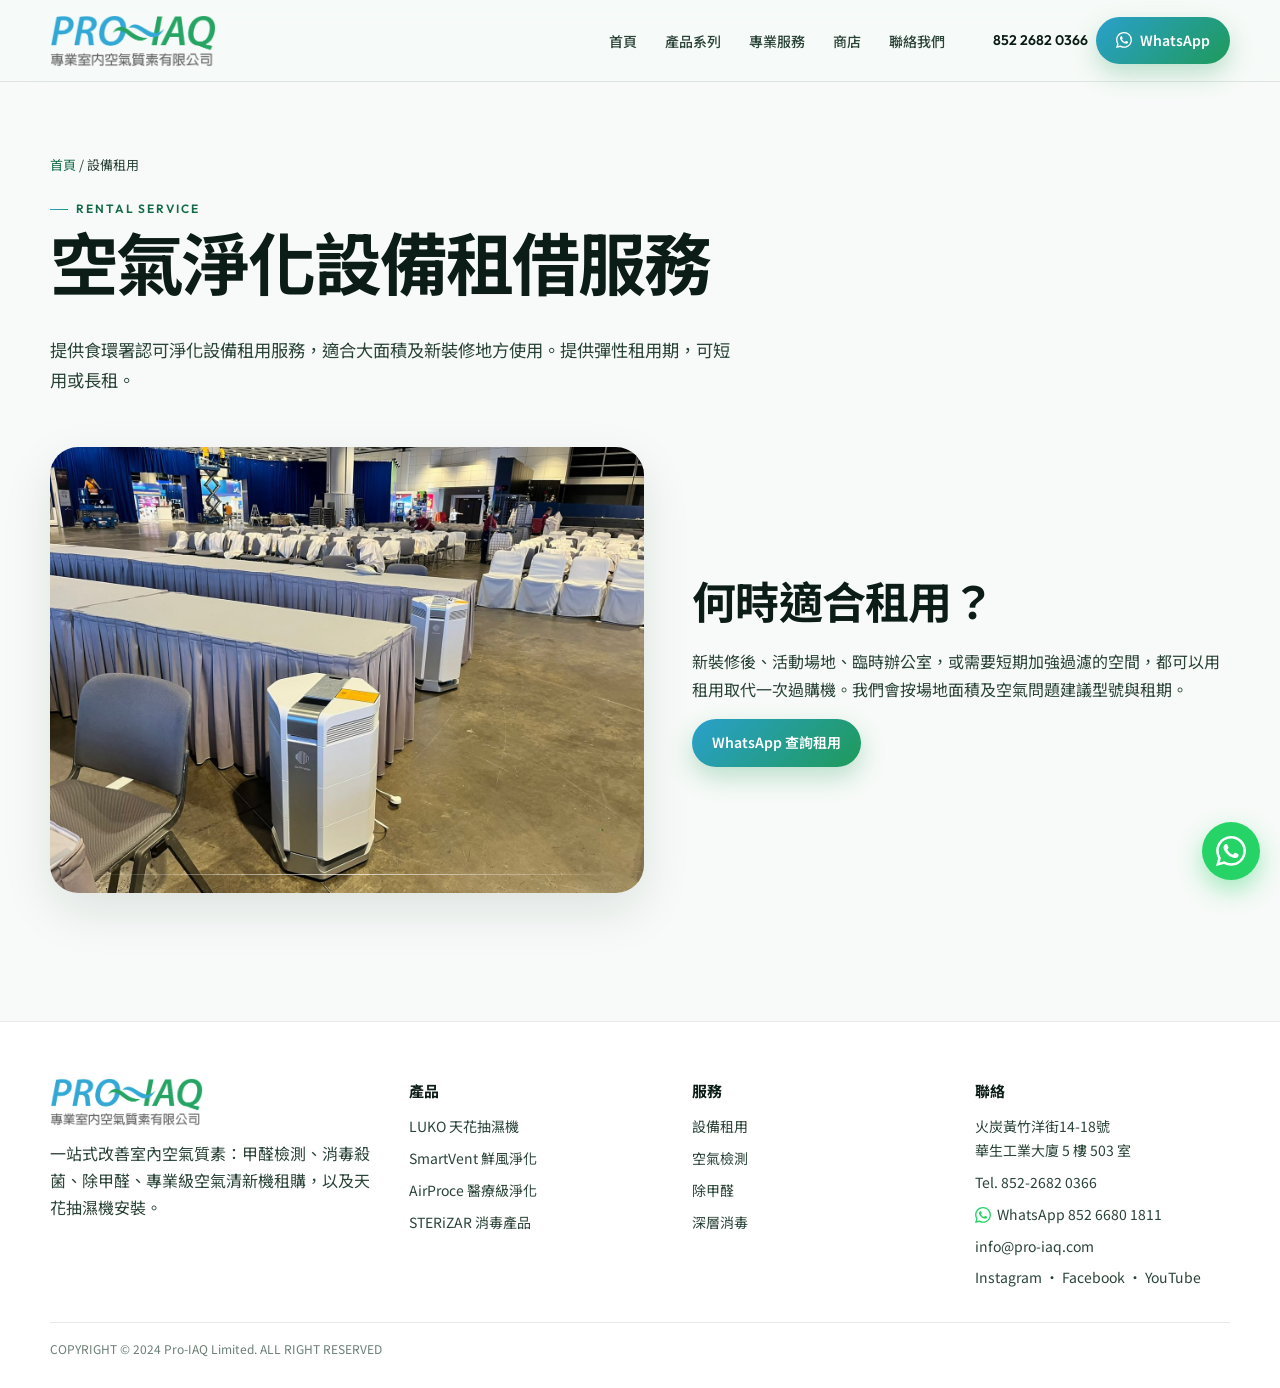
<file: rental.html>
<!DOCTYPE html>
<html lang="zh-Hant-HK">
<head>
<meta charset="utf-8">
<meta name="viewport" content="width=device-width, initial-scale=1">
<title>空氣淨化機租用 | Pro-IAQ</title>
<meta name="description" content="提供食環署認可淨化設備租用，適合大面積及新裝修地方，可短用或長租。">
<link rel="preconnect" href="https://fonts.googleapis.com">
<link rel="preconnect" href="https://fonts.gstatic.com" crossorigin>
<link href="https://fonts.googleapis.com/css2?family=Noto+Sans+TC:wght@400;500;700&family=Outfit:wght@400;600;700&display=swap" rel="stylesheet">
<link rel="stylesheet" href="css/styles.css?v=20261113e">
</head>
<body>
<nav class="nav" id="site-nav"></nav>

<section class="page-hero wrap">
  <div class="crumbs"><a href="index.html">首頁</a> / 設備租用</div>
  <div class="eyebrow">Rental Service</div>
  <h1>空氣淨化設備租借服務</h1>
  <p class="lead">提供食環署認可淨化設備租用服務，適合大面積及新裝修地方使用。提供彈性租用期，可短用或長租。</p>
</section>
<section style="padding-top:0">
  <div class="wrap split">
    <div class="media-frame"><img src="assets/purifier.jpg" alt="空氣淨化機租用"></div>
    <div class="copy">
      <h2>何時適合租用？</h2>
      <p>新裝修後、活動場地、臨時辦公室，或需要短期加強過濾的空間，都可以用租用取代一次過購機。我們會按場地面積及空氣問題建議型號與租期。</p>
      <a class="btn btn-primary" href="https://wa.me/85266801811?text=Hello!%20我想查詢租用服務" target="_blank" rel="noopener">WhatsApp 查詢租用</a>
    </div>
  </div>
</section>

<footer id="site-foot"></footer>
<a class="wa" href="https://wa.me/85266801811?text=Hello!%20我想查詢" target="_blank" rel="noopener" aria-label="WhatsApp 查詢"><svg class="wa-icon" viewBox="0 0 24 24" aria-hidden="true" focusable="false"><path fill="currentColor" d="M17.472 14.382c-.297-.149-1.758-.867-2.03-.967-.273-.099-.471-.148-.67.15-.197.297-.767.966-.94 1.164-.173.199-.347.223-.644.075-.297-.15-1.255-.463-2.39-1.475-.883-.788-1.48-1.761-1.653-2.059-.173-.297-.018-.458.13-.606.134-.133.298-.347.446-.52.149-.174.198-.298.298-.497.099-.198.05-.371-.025-.52-.075-.149-.669-1.612-.916-2.207-.242-.579-.487-.5-.669-.51-.173-.008-.371-.01-.57-.01-.198 0-.52.074-.792.372-.272.297-1.04 1.016-1.04 2.479 0 1.462 1.065 2.875 1.213 3.074.149.198 2.096 3.2 5.077 4.487.709.306 1.262.489 1.694.625.712.227 1.36.195 1.871.118.571-.085 1.758-.719 2.006-1.413.248-.694.248-1.289.173-1.413-.074-.124-.272-.198-.57-.347m-5.421 7.403h-.004a9.87 9.87 0 01-5.031-1.378l-.361-.214-3.741.982.998-3.648-.235-.374a9.86 9.86 0 01-1.51-5.26c.001-5.45 4.436-9.884 9.888-9.884 2.64 0 5.122 1.03 6.988 2.898a9.825 9.825 0 012.893 6.994c-.003 5.45-4.435 9.884-9.885 9.884m8.413-18.297A11.815 11.815 0 0012.05 0C5.495 0 .16 5.335.157 11.892c0 2.096.547 4.142 1.588 5.945L.057 24l6.305-1.654a11.882 11.882 0 005.683 1.448h.005c6.554 0 11.89-5.335 11.893-11.893a11.821 11.821 0 00-3.48-8.413z"/></svg></a>
<script src="js/main.js?v=20261113e"></script>
</body>
</html>
</file>
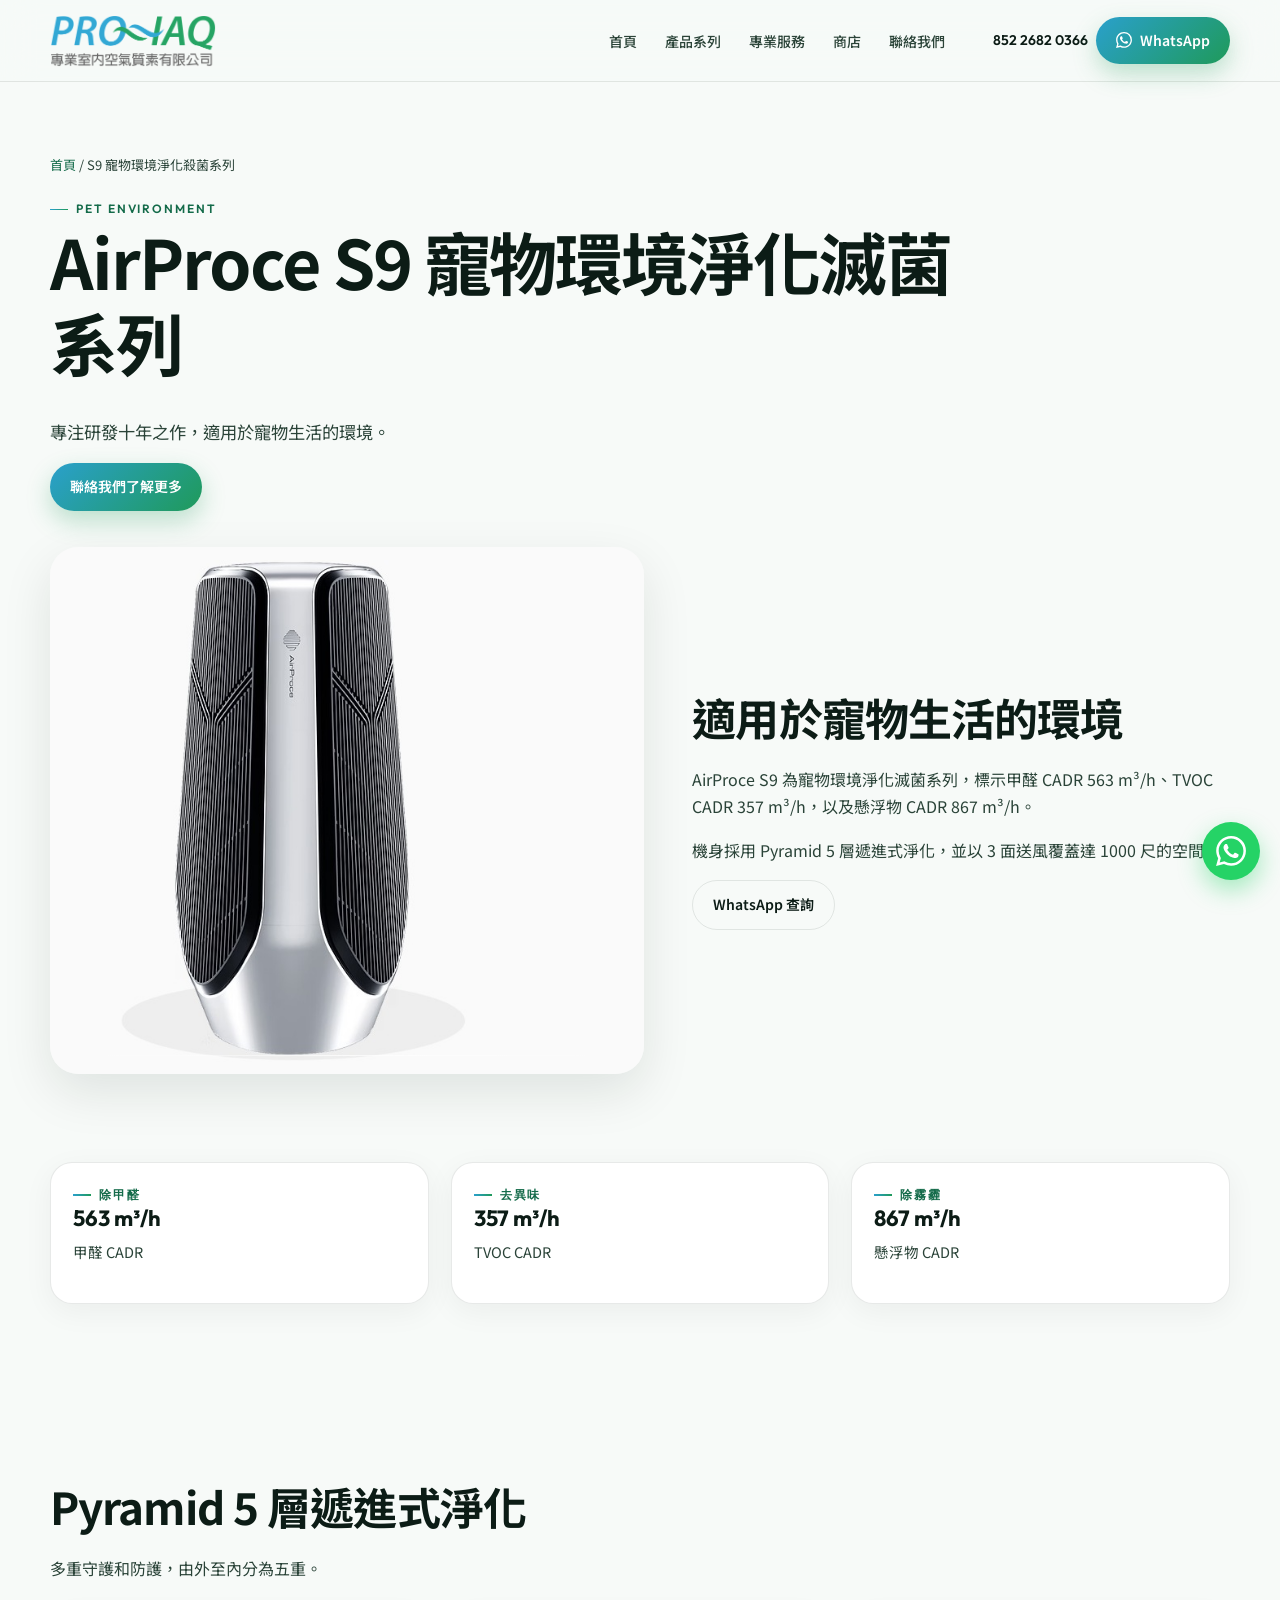
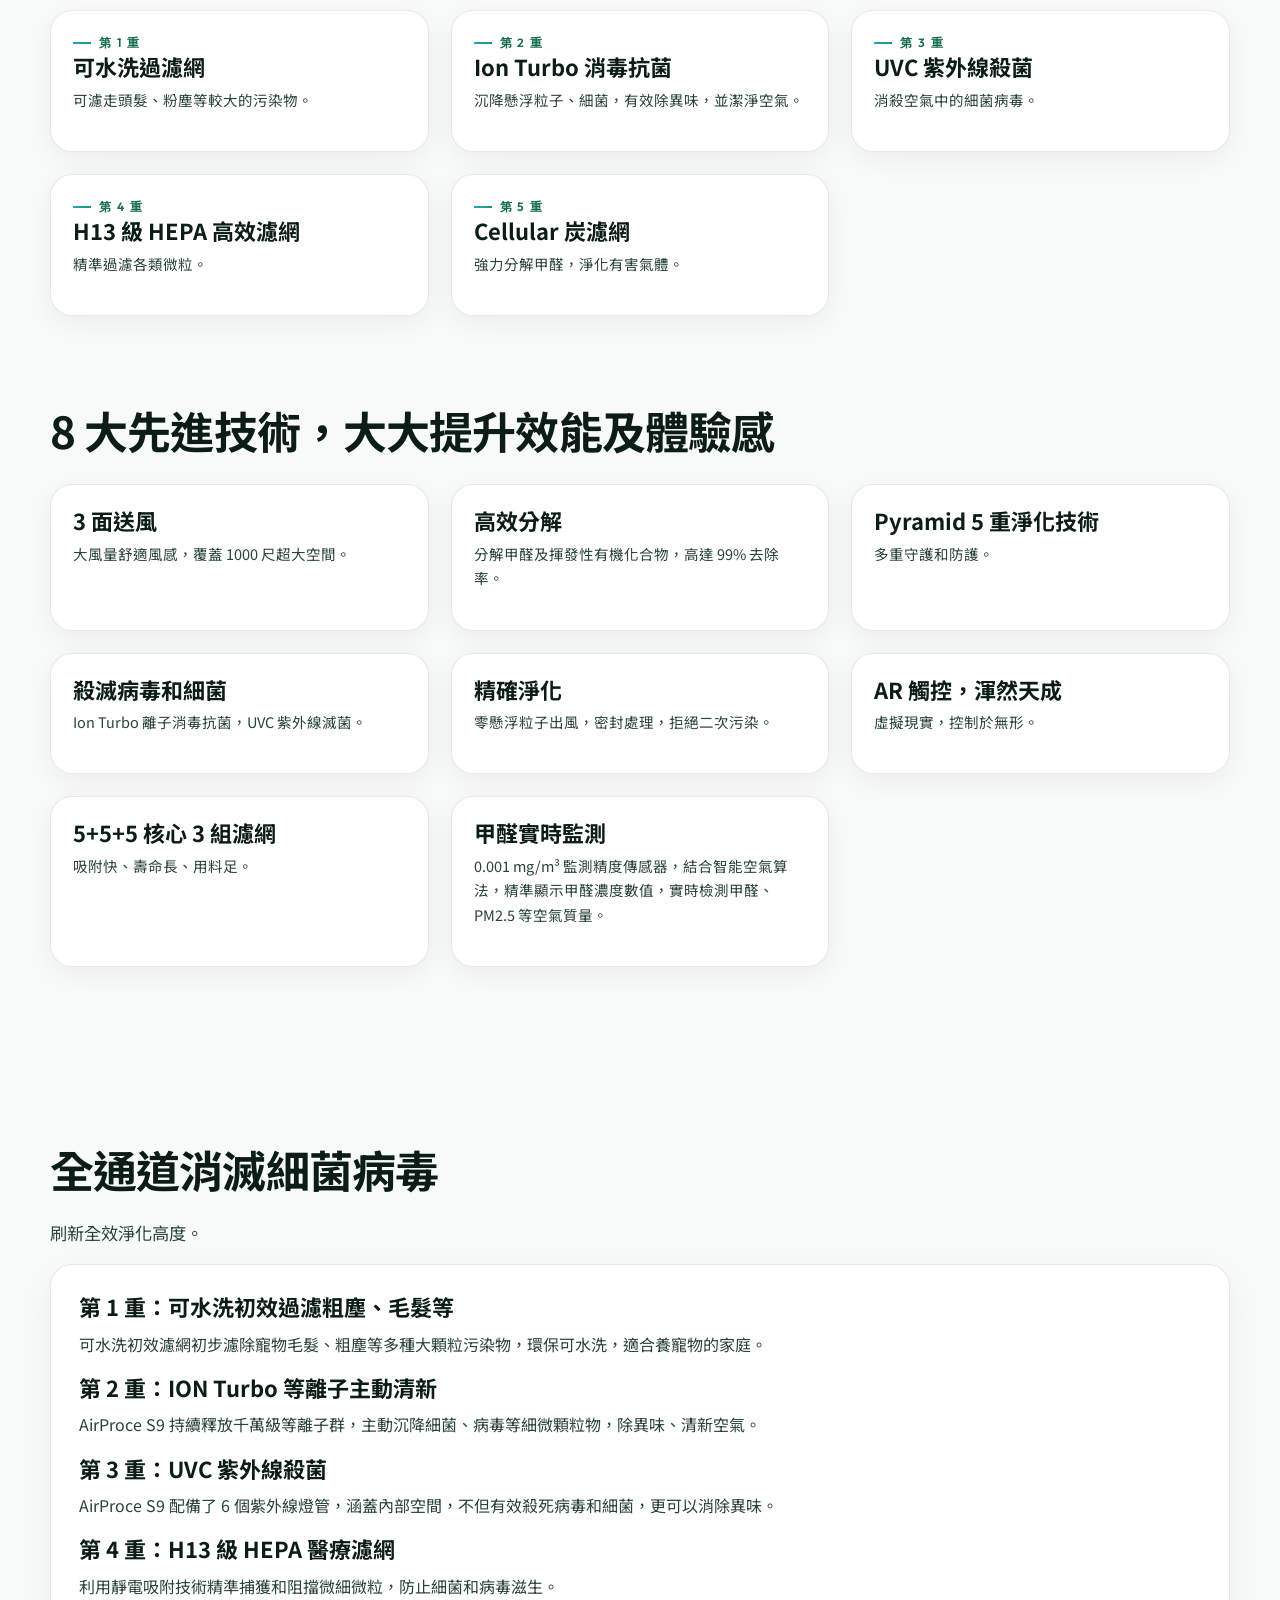
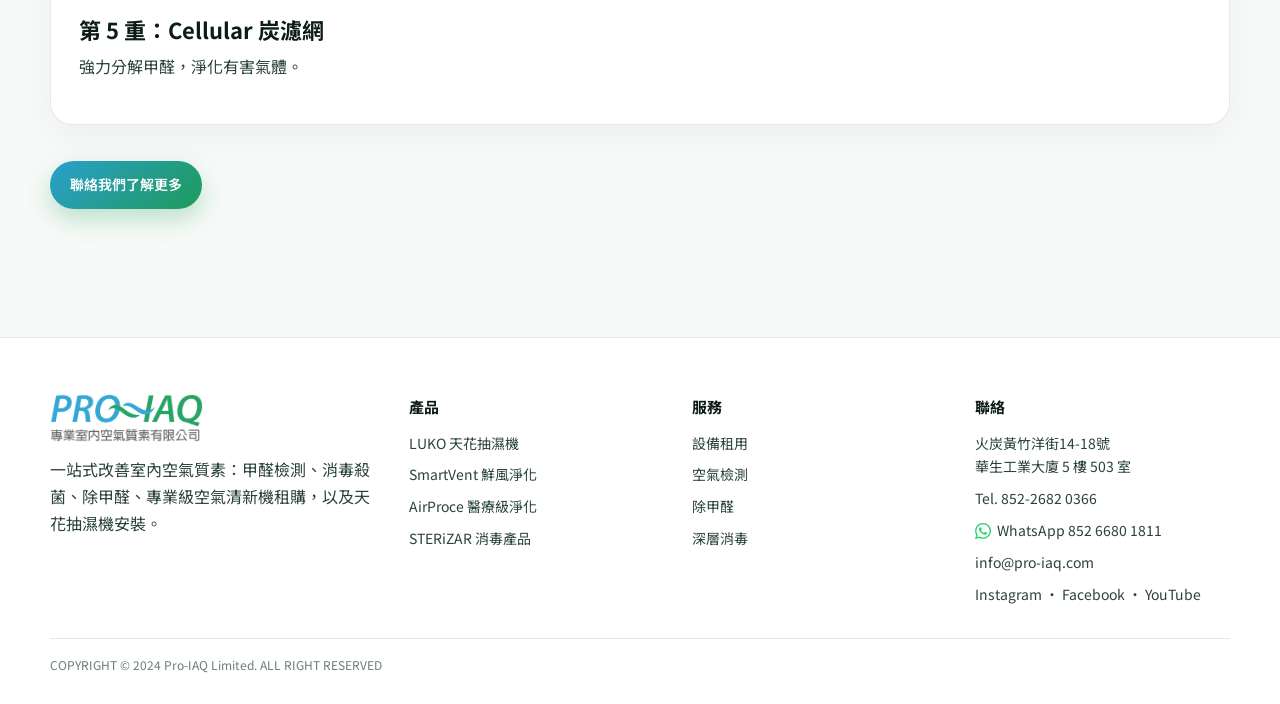
<file: s9.html>
<!DOCTYPE html>
<html lang="zh-Hant-HK">
<head>
<meta charset="utf-8">
<meta name="viewport" content="width=device-width, initial-scale=1">
<title>S9 寵物環境淨化殺菌系列 | Pro-IAQ</title>
<meta name="description" content="AirProce S9 寵物環境淨化滅菌系列，專注研發十年之作，適用於寵物生活的環境。甲醛 CADR 563 m³/h、TVOC CADR 357 m³/h、懸浮物 CADR 867 m³/h。">
<link rel="preconnect" href="https://fonts.googleapis.com">
<link rel="preconnect" href="https://fonts.gstatic.com" crossorigin>
<link href="https://fonts.googleapis.com/css2?family=Noto+Sans+TC:wght@400;500;700&family=Outfit:wght@400;600;700&display=swap" rel="stylesheet">
<link rel="stylesheet" href="css/styles.css?v=20261113e">
</head>
<body>
<nav class="nav" id="site-nav"></nav>

<section class="page-hero wrap">
  <div class="crumbs"><a href="index.html">首頁</a> / S9 寵物環境淨化殺菌系列</div>
  <div class="eyebrow">Pet Environment</div>
  <h1>AirProce S9 寵物環境淨化滅菌系列</h1>
  <p class="lead">專注研發十年之作，適用於寵物生活的環境。</p>
  <a class="btn btn-primary" href="contact.html">聯絡我們了解更多</a>
</section>

<section style="padding-top:0">
  <div class="wrap split">
    <div class="media-frame"><img src="assets/s9.jpg" alt="AirProce S9 寵物環境淨化滅菌機"></div>
    <div class="copy">
      <h2>適用於寵物生活的環境</h2>
      <p>AirProce S9 為寵物環境淨化滅菌系列，標示甲醛 CADR 563 m³/h、TVOC CADR 357 m³/h，以及懸浮物 CADR 867 m³/h。</p>
      <p>機身採用 Pyramid 5 層遞進式淨化，並以 3 面送風覆蓋達 1000 尺的空間。</p>
      <a class="btn btn-ghost" href="https://wa.me/85266801811?text=Hello!%20我想查詢" target="_blank" rel="noopener">WhatsApp 查詢</a>
    </div>
  </div>
</section>

<section style="padding-top:0">
  <div class="wrap">
    <div class="grid-3">
      <div class="card"><div class="body">
        <div class="eyebrow">除甲醛</div>
        <h3 style="font-family:Outfit,sans-serif">563 m³/h</h3>
        <p>甲醛 CADR</p>
      </div></div>
      <div class="card"><div class="body">
        <div class="eyebrow">去異味</div>
        <h3 style="font-family:Outfit,sans-serif">357 m³/h</h3>
        <p>TVOC CADR</p>
      </div></div>
      <div class="card"><div class="body">
        <div class="eyebrow">除霧霾</div>
        <h3 style="font-family:Outfit,sans-serif">867 m³/h</h3>
        <p>懸浮物 CADR</p>
      </div></div>
    </div>
  </div>
</section>

<section>
  <div class="wrap">
    <h2>Pyramid 5 層遞進式淨化</h2>
    <p>多重守護和防護，由外至內分為五重。</p>
    <div class="grid-3" style="margin-top:28px">
      <div class="card"><div class="body">
        <div class="eyebrow">第 1 重</div>
        <h3>可水洗過濾網</h3>
        <p>可濾走頭髮、粉塵等較大的污染物。</p>
      </div></div>
      <div class="card"><div class="body">
        <div class="eyebrow">第 2 重</div>
        <h3>Ion Turbo 消毒抗菌</h3>
        <p>沉降懸浮粒子、細菌，有效除異味，並潔淨空氣。</p>
      </div></div>
      <div class="card"><div class="body">
        <div class="eyebrow">第 3 重</div>
        <h3>UVC 紫外線殺菌</h3>
        <p>消殺空氣中的細菌病毒。</p>
      </div></div>
      <div class="card"><div class="body">
        <div class="eyebrow">第 4 重</div>
        <h3>H13 級 HEPA 高效濾網</h3>
        <p>精準過濾各類微粒。</p>
      </div></div>
      <div class="card"><div class="body">
        <div class="eyebrow">第 5 重</div>
        <h3>Cellular 炭濾網</h3>
        <p>強力分解甲醛，淨化有害氣體。</p>
      </div></div>
    </div>
  </div>
</section>

<section style="padding-top:0">
  <div class="wrap">
    <h2>8 大先進技術，大大提升效能及體驗感</h2>
    <div class="grid-3" style="margin-top:28px">
      <div class="card"><div class="body">
        <h3>3 面送風</h3>
        <p>大風量舒適風感，覆蓋 1000 尺超大空間。</p>
      </div></div>
      <div class="card"><div class="body">
        <h3>高效分解</h3>
        <p>分解甲醛及揮發性有機化合物，高達 99% 去除率。</p>
      </div></div>
      <div class="card"><div class="body">
        <h3>Pyramid 5 重淨化技術</h3>
        <p>多重守護和防護。</p>
      </div></div>
      <div class="card"><div class="body">
        <h3>殺滅病毒和細菌</h3>
        <p>Ion Turbo 離子消毒抗菌，UVC 紫外線滅菌。</p>
      </div></div>
      <div class="card"><div class="body">
        <h3>精確淨化</h3>
        <p>零懸浮粒子出風，密封處理，拒絕二次污染。</p>
      </div></div>
      <div class="card"><div class="body">
        <h3>AR 觸控，渾然天成</h3>
        <p>虛擬現實，控制於無形。</p>
      </div></div>
      <div class="card"><div class="body">
        <h3>5+5+5 核心 3 組濾網</h3>
        <p>吸附快、壽命長、用料足。</p>
      </div></div>
      <div class="card"><div class="body">
        <h3>甲醛實時監測</h3>
        <p>0.001 mg/m³ 監測精度傳感器，結合智能空氣算法，精準顯示甲醛濃度數值，實時檢測甲醛、PM2.5 等空氣質量。</p>
      </div></div>
    </div>
  </div>
</section>

<section>
  <div class="wrap">
    <h2>全通道消滅細菌病毒</h2>
    <p class="lead">刷新全效淨化高度。</p>
    <div class="panel" style="margin-top:8px">
      <div style="padding:28px">
        <h3>第 1 重：可水洗初效過濾粗塵、毛髮等</h3>
        <p>可水洗初效濾網初步濾除寵物毛髮、粗塵等多種大顆粒污染物，環保可水洗，適合養寵物的家庭。</p>
        <h3>第 2 重：ION Turbo 等離子主動清新</h3>
        <p>AirProce S9 持續釋放千萬級等離子群，主動沉降細菌、病毒等細微顆粒物，除異味、清新空氣。</p>
        <h3>第 3 重：UVC 紫外線殺菌</h3>
        <p>AirProce S9 配備了 6 個紫外線燈管，涵蓋內部空間，不但有效殺死病毒和細菌，更可以消除異味。</p>
        <h3>第 4 重：H13 級 HEPA 醫療濾網</h3>
        <p>利用靜電吸附技術精準捕獲和阻擋微細微粒，防止細菌和病毒滋生。</p>
        <h3>第 5 重：Cellular 炭濾網</h3>
        <p>強力分解甲醛，淨化有害氣體。</p>
      </div>
    </div>
    <div style="margin-top:36px">
      <a class="btn btn-primary" href="contact.html">聯絡我們了解更多</a>
    </div>
  </div>
</section>

<footer id="site-foot"></footer>
<a class="wa" href="https://wa.me/85266801811?text=Hello!%20我想查詢" target="_blank" rel="noopener" aria-label="WhatsApp 查詢"><svg class="wa-icon" viewBox="0 0 24 24" aria-hidden="true" focusable="false"><path fill="currentColor" d="M17.472 14.382c-.297-.149-1.758-.867-2.03-.967-.273-.099-.471-.148-.67.15-.197.297-.767.966-.94 1.164-.173.199-.347.223-.644.075-.297-.15-1.255-.463-2.39-1.475-.883-.788-1.48-1.761-1.653-2.059-.173-.297-.018-.458.13-.606.134-.133.298-.347.446-.52.149-.174.198-.298.298-.497.099-.198.05-.371-.025-.52-.075-.149-.669-1.612-.916-2.207-.242-.579-.487-.5-.669-.51-.173-.008-.371-.01-.57-.01-.198 0-.52.074-.792.372-.272.297-1.04 1.016-1.04 2.479 0 1.462 1.065 2.875 1.213 3.074.149.198 2.096 3.2 5.077 4.487.709.306 1.262.489 1.694.625.712.227 1.36.195 1.871.118.571-.085 1.758-.719 2.006-1.413.248-.694.248-1.289.173-1.413-.074-.124-.272-.198-.57-.347m-5.421 7.403h-.004a9.87 9.87 0 01-5.031-1.378l-.361-.214-3.741.982.998-3.648-.235-.374a9.86 9.86 0 01-1.51-5.26c.001-5.45 4.436-9.884 9.888-9.884 2.64 0 5.122 1.03 6.988 2.898a9.825 9.825 0 012.893 6.994c-.003 5.45-4.435 9.884-9.885 9.884m8.413-18.297A11.815 11.815 0 0012.05 0C5.495 0 .16 5.335.157 11.892c0 2.096.547 4.142 1.588 5.945L.057 24l6.305-1.654a11.882 11.882 0 005.683 1.448h.005c6.554 0 11.89-5.335 11.893-11.893a11.821 11.821 0 00-3.48-8.413z"/></svg></a>
<script src="js/main.js?v=20261113e"></script>
</body>
</html>
</file>
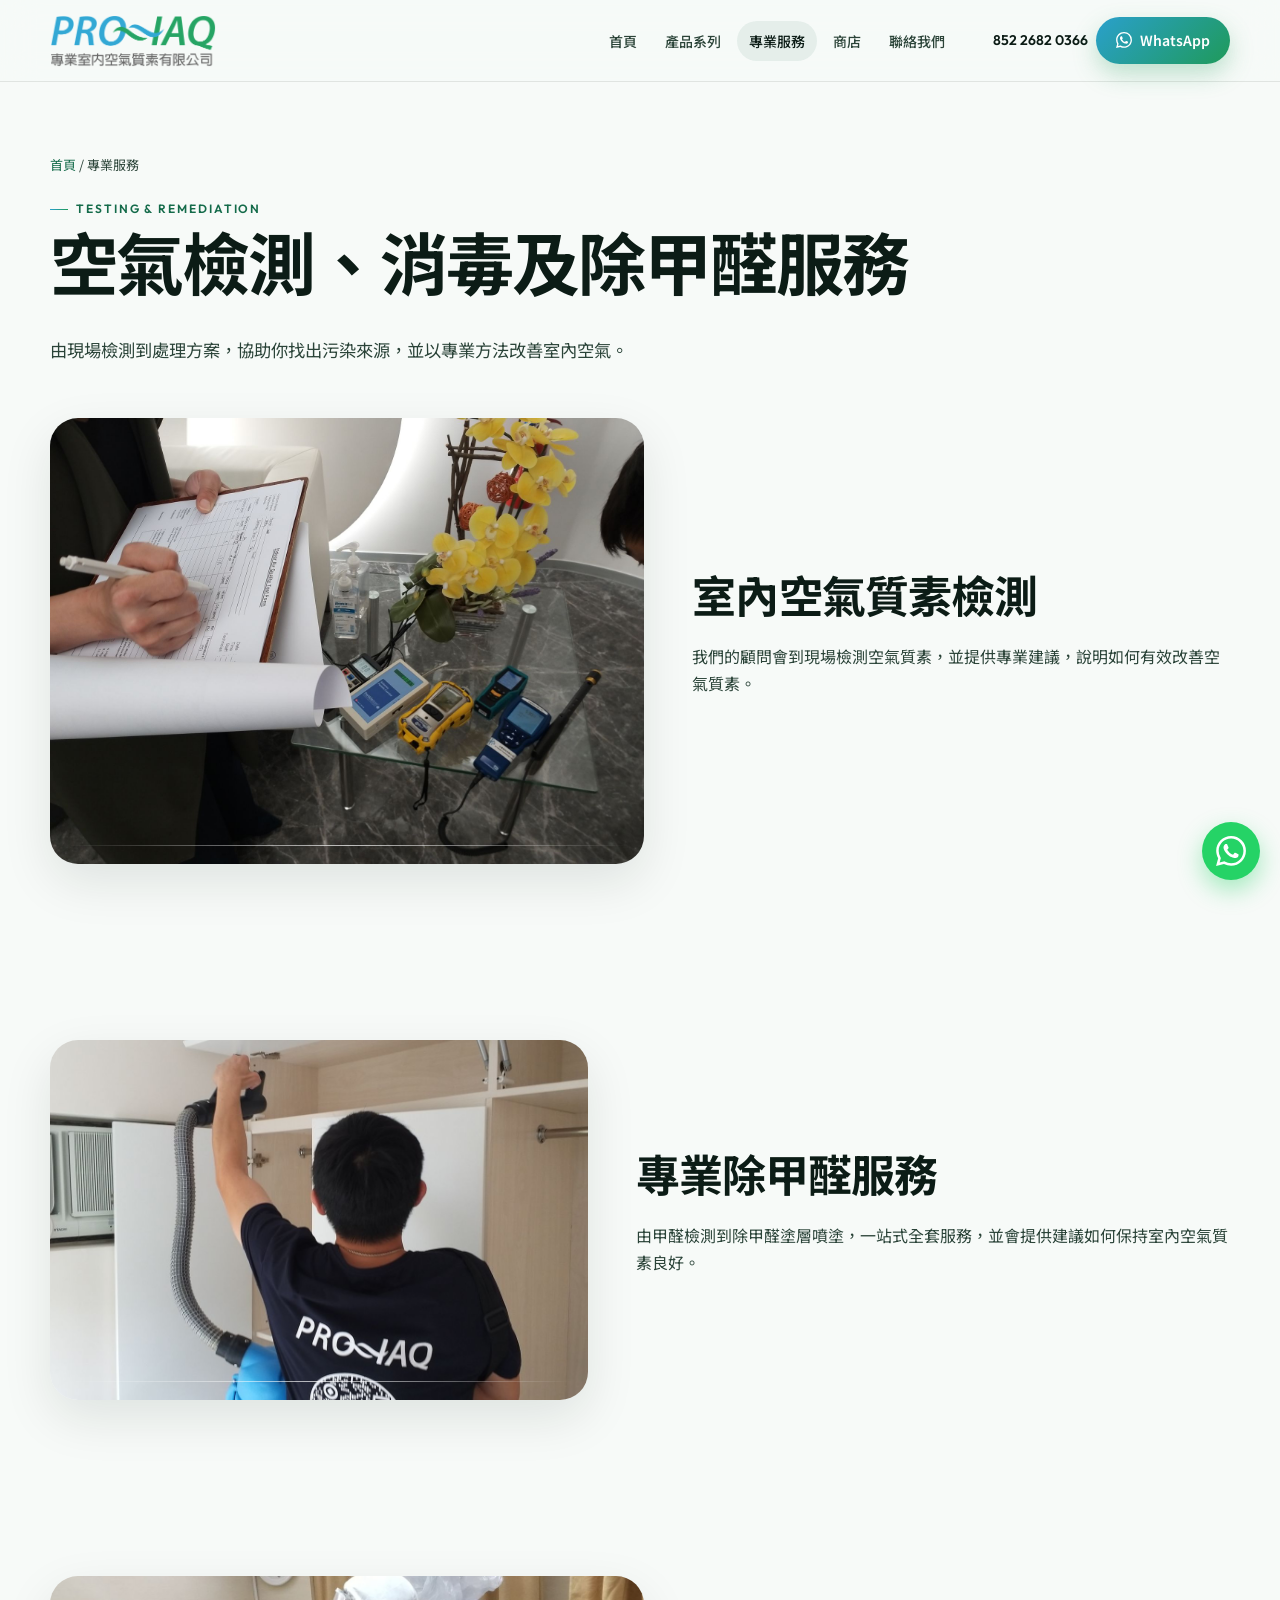
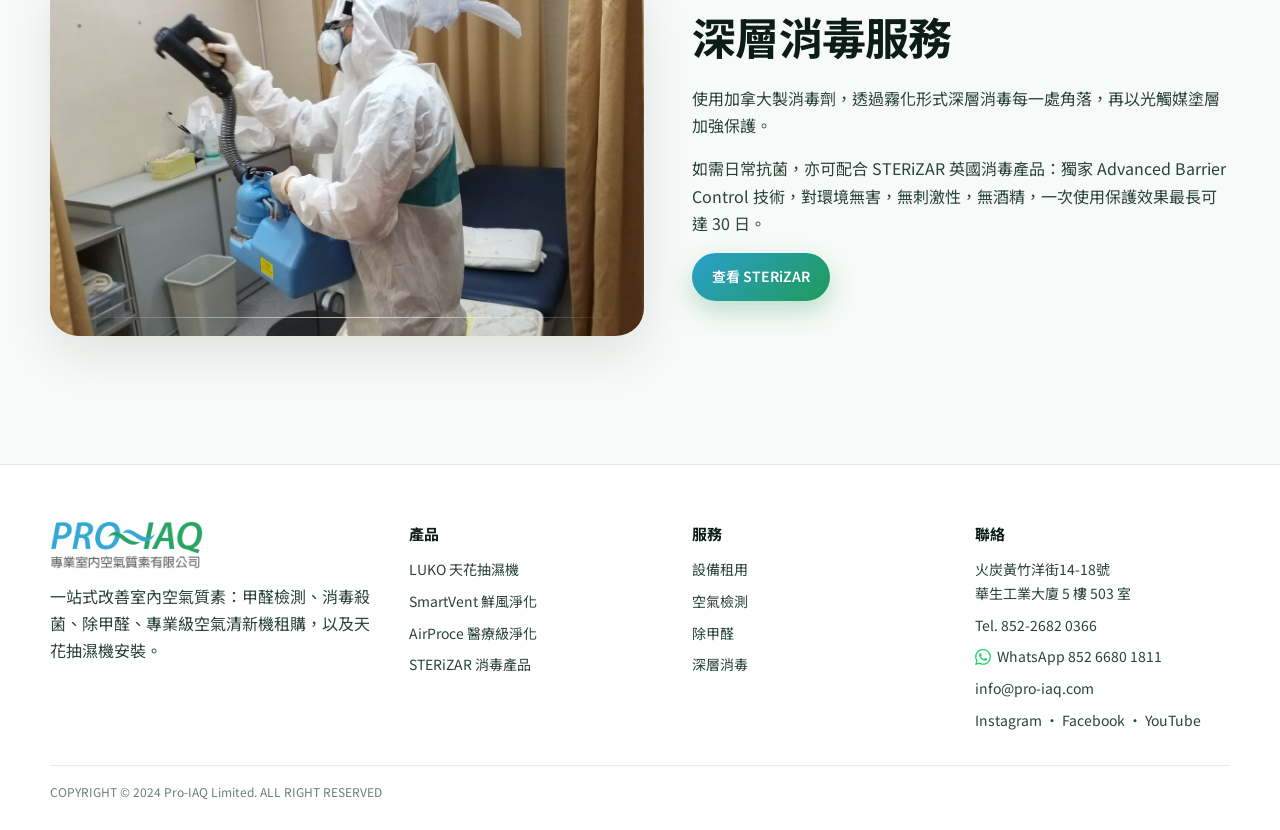
<file: services.html>
<!DOCTYPE html>
<html lang="zh-Hant-HK">
<head>
<meta charset="utf-8">
<meta name="viewport" content="width=device-width, initial-scale=1">
<title>空氣檢測、除甲醛及消毒殺菌服務 | Pro-IAQ</title>
<meta name="description" content="顧問到場檢測空氣質素，提供除甲醛塗層及深層霧化消毒服務。">
<link rel="preconnect" href="https://fonts.googleapis.com">
<link rel="preconnect" href="https://fonts.gstatic.com" crossorigin>
<link href="https://fonts.googleapis.com/css2?family=Noto+Sans+TC:wght@400;500;700&family=Outfit:wght@400;600;700&display=swap" rel="stylesheet">
<link rel="stylesheet" href="css/styles.css?v=20261113e">
</head>
<body>
<nav class="nav" id="site-nav"></nav>

<section class="page-hero wrap">
  <div class="crumbs"><a href="index.html">首頁</a> / 專業服務</div>
  <div class="eyebrow">Testing & Remediation</div>
  <h1>空氣檢測、消毒及除甲醛服務</h1>
  <p class="lead">由現場檢測到處理方案，協助你找出污染來源，並以專業方法改善室內空氣。</p>
</section>
<section id="air-test" style="padding-top:0">
  <div class="wrap split">
    <div class="media-frame"><img src="assets/airtest.jpg" alt="室內空氣質素檢測"></div>
    <div class="copy">
      <h2>室內空氣質素檢測</h2>
      <p>我們的顧問會到現場檢測空氣質素，並提供專業建議，說明如何有效改善空氣質素。</p>
    </div>
  </div>
</section>
<section id="hcho">
  <div class="wrap split reverse">
    <div class="copy">
      <h2>專業除甲醛服務</h2>
      <p>由甲醛檢測到除甲醛塗層噴塗，一站式全套服務，並會提供建議如何保持室內空氣質素良好。</p>
    </div>
    <div class="media-frame"><img src="assets/hcho.jpg" alt="除甲醛服務"></div>
  </div>
</section>
<section id="disinfection">
  <div class="wrap split">
    <div class="media-frame"><img src="assets/disinfect.jpg" alt="深層消毒服務"></div>
    <div class="copy">
      <h2>深層消毒服務</h2>
      <p>使用加拿大製消毒劑，透過霧化形式深層消毒每一處角落，再以光觸媒塗層加強保護。</p>
      <p>如需日常抗菌，亦可配合 STERiZAR 英國消毒產品：獨家 Advanced Barrier Control 技術，對環境無害，無刺激性，無酒精，一次使用保護效果最長可達 30 日。</p>
      <a class="btn btn-primary" href="shop.html">查看 STERiZAR</a>
    </div>
  </div>
</section>

<footer id="site-foot"></footer>
<a class="wa" href="https://wa.me/85266801811?text=Hello!%20我想查詢" target="_blank" rel="noopener" aria-label="WhatsApp 查詢"><svg class="wa-icon" viewBox="0 0 24 24" aria-hidden="true" focusable="false"><path fill="currentColor" d="M17.472 14.382c-.297-.149-1.758-.867-2.03-.967-.273-.099-.471-.148-.67.15-.197.297-.767.966-.94 1.164-.173.199-.347.223-.644.075-.297-.15-1.255-.463-2.39-1.475-.883-.788-1.48-1.761-1.653-2.059-.173-.297-.018-.458.13-.606.134-.133.298-.347.446-.52.149-.174.198-.298.298-.497.099-.198.05-.371-.025-.52-.075-.149-.669-1.612-.916-2.207-.242-.579-.487-.5-.669-.51-.173-.008-.371-.01-.57-.01-.198 0-.52.074-.792.372-.272.297-1.04 1.016-1.04 2.479 0 1.462 1.065 2.875 1.213 3.074.149.198 2.096 3.2 5.077 4.487.709.306 1.262.489 1.694.625.712.227 1.36.195 1.871.118.571-.085 1.758-.719 2.006-1.413.248-.694.248-1.289.173-1.413-.074-.124-.272-.198-.57-.347m-5.421 7.403h-.004a9.87 9.87 0 01-5.031-1.378l-.361-.214-3.741.982.998-3.648-.235-.374a9.86 9.86 0 01-1.51-5.26c.001-5.45 4.436-9.884 9.888-9.884 2.64 0 5.122 1.03 6.988 2.898a9.825 9.825 0 012.893 6.994c-.003 5.45-4.435 9.884-9.885 9.884m8.413-18.297A11.815 11.815 0 0012.05 0C5.495 0 .16 5.335.157 11.892c0 2.096.547 4.142 1.588 5.945L.057 24l6.305-1.654a11.882 11.882 0 005.683 1.448h.005c6.554 0 11.89-5.335 11.893-11.893a11.821 11.821 0 00-3.48-8.413z"/></svg></a>
<script src="js/main.js?v=20261113e"></script>
</body>
</html>
</file>
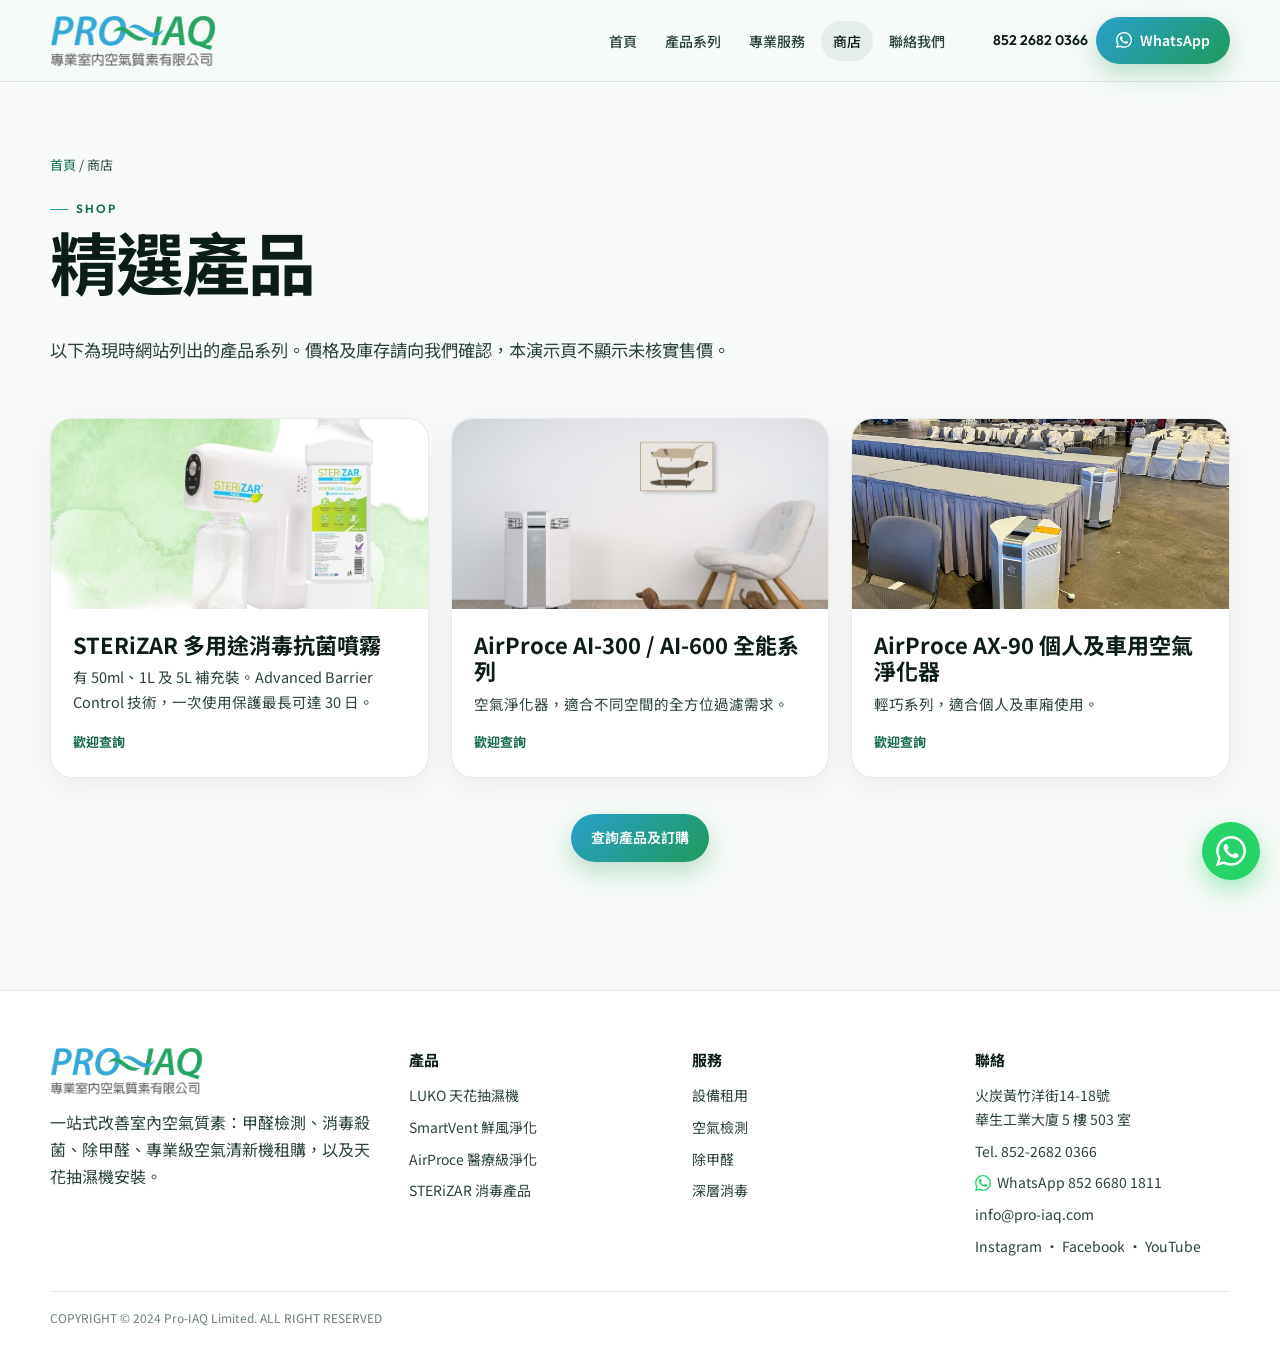
<file: shop.html>
<!DOCTYPE html>
<html lang="zh-Hant-HK">
<head>
<meta charset="utf-8">
<meta name="viewport" content="width=device-width, initial-scale=1">
<title>商店 | STERiZAR 與空氣淨化產品 | Pro-IAQ</title>
<meta name="description" content="STERiZAR 多用途消毒抗菌噴霧及 AirProce 空氣淨化器等產品。">
<link rel="preconnect" href="https://fonts.googleapis.com">
<link rel="preconnect" href="https://fonts.gstatic.com" crossorigin>
<link href="https://fonts.googleapis.com/css2?family=Noto+Sans+TC:wght@400;500;700&family=Outfit:wght@400;600;700&display=swap" rel="stylesheet">
<link rel="stylesheet" href="css/styles.css?v=20261113e">
</head>
<body>
<nav class="nav" id="site-nav"></nav>

<section class="page-hero wrap">
  <div class="crumbs"><a href="index.html">首頁</a> / 商店</div>
  <div class="eyebrow">Shop</div>
  <h1>精選產品</h1>
  <p class="lead">以下為現時網站列出的產品系列。價格及庫存請向我們確認，本演示頁不顯示未核實售價。</p>
</section>
<section style="padding-top:0">
  <div class="wrap grid-3">
    <article class="card"><div class="pic"><img src="assets/sterizar.jpg" alt="STERiZAR"></div><div class="body"><h3>STERiZAR 多用途消毒抗菌噴霧</h3><p>有 50ml、1L 及 5L 補充裝。Advanced Barrier Control 技術，一次使用保護最長可達 30 日。</p><span class="more">歡迎查詢</span></div></article>
    <article class="card"><div class="pic"><img src="assets/airproce.jpg" alt="AirProce AI"></div><div class="body"><h3>AirProce AI-300 / AI-600 全能系列</h3><p>空氣淨化器，適合不同空間的全方位過濾需求。</p><span class="more">歡迎查詢</span></div></article>
    <article class="card"><div class="pic"><img src="assets/purifier.jpg" alt="AirProce AX-90"></div><div class="body"><h3>AirProce AX-90 個人及車用空氣淨化器</h3><p>輕巧系列，適合個人及車廂使用。</p><span class="more">歡迎查詢</span></div></article>
  </div>
  <div class="wrap" style="margin-top:36px;text-align:center">
    <a class="btn btn-primary" href="contact.html">查詢產品及訂購</a>
  </div>
</section>

<footer id="site-foot"></footer>
<a class="wa" href="https://wa.me/85266801811?text=Hello!%20我想查詢" target="_blank" rel="noopener" aria-label="WhatsApp 查詢"><svg class="wa-icon" viewBox="0 0 24 24" aria-hidden="true" focusable="false"><path fill="currentColor" d="M17.472 14.382c-.297-.149-1.758-.867-2.03-.967-.273-.099-.471-.148-.67.15-.197.297-.767.966-.94 1.164-.173.199-.347.223-.644.075-.297-.15-1.255-.463-2.39-1.475-.883-.788-1.48-1.761-1.653-2.059-.173-.297-.018-.458.13-.606.134-.133.298-.347.446-.52.149-.174.198-.298.298-.497.099-.198.05-.371-.025-.52-.075-.149-.669-1.612-.916-2.207-.242-.579-.487-.5-.669-.51-.173-.008-.371-.01-.57-.01-.198 0-.52.074-.792.372-.272.297-1.04 1.016-1.04 2.479 0 1.462 1.065 2.875 1.213 3.074.149.198 2.096 3.2 5.077 4.487.709.306 1.262.489 1.694.625.712.227 1.36.195 1.871.118.571-.085 1.758-.719 2.006-1.413.248-.694.248-1.289.173-1.413-.074-.124-.272-.198-.57-.347m-5.421 7.403h-.004a9.87 9.87 0 01-5.031-1.378l-.361-.214-3.741.982.998-3.648-.235-.374a9.86 9.86 0 01-1.51-5.26c.001-5.45 4.436-9.884 9.888-9.884 2.64 0 5.122 1.03 6.988 2.898a9.825 9.825 0 012.893 6.994c-.003 5.45-4.435 9.884-9.885 9.884m8.413-18.297A11.815 11.815 0 0012.05 0C5.495 0 .16 5.335.157 11.892c0 2.096.547 4.142 1.588 5.945L.057 24l6.305-1.654a11.882 11.882 0 005.683 1.448h.005c6.554 0 11.89-5.335 11.893-11.893a11.821 11.821 0 00-3.48-8.413z"/></svg></a>
<script src="js/main.js?v=20261113e"></script>
</body>
</html>
</file>
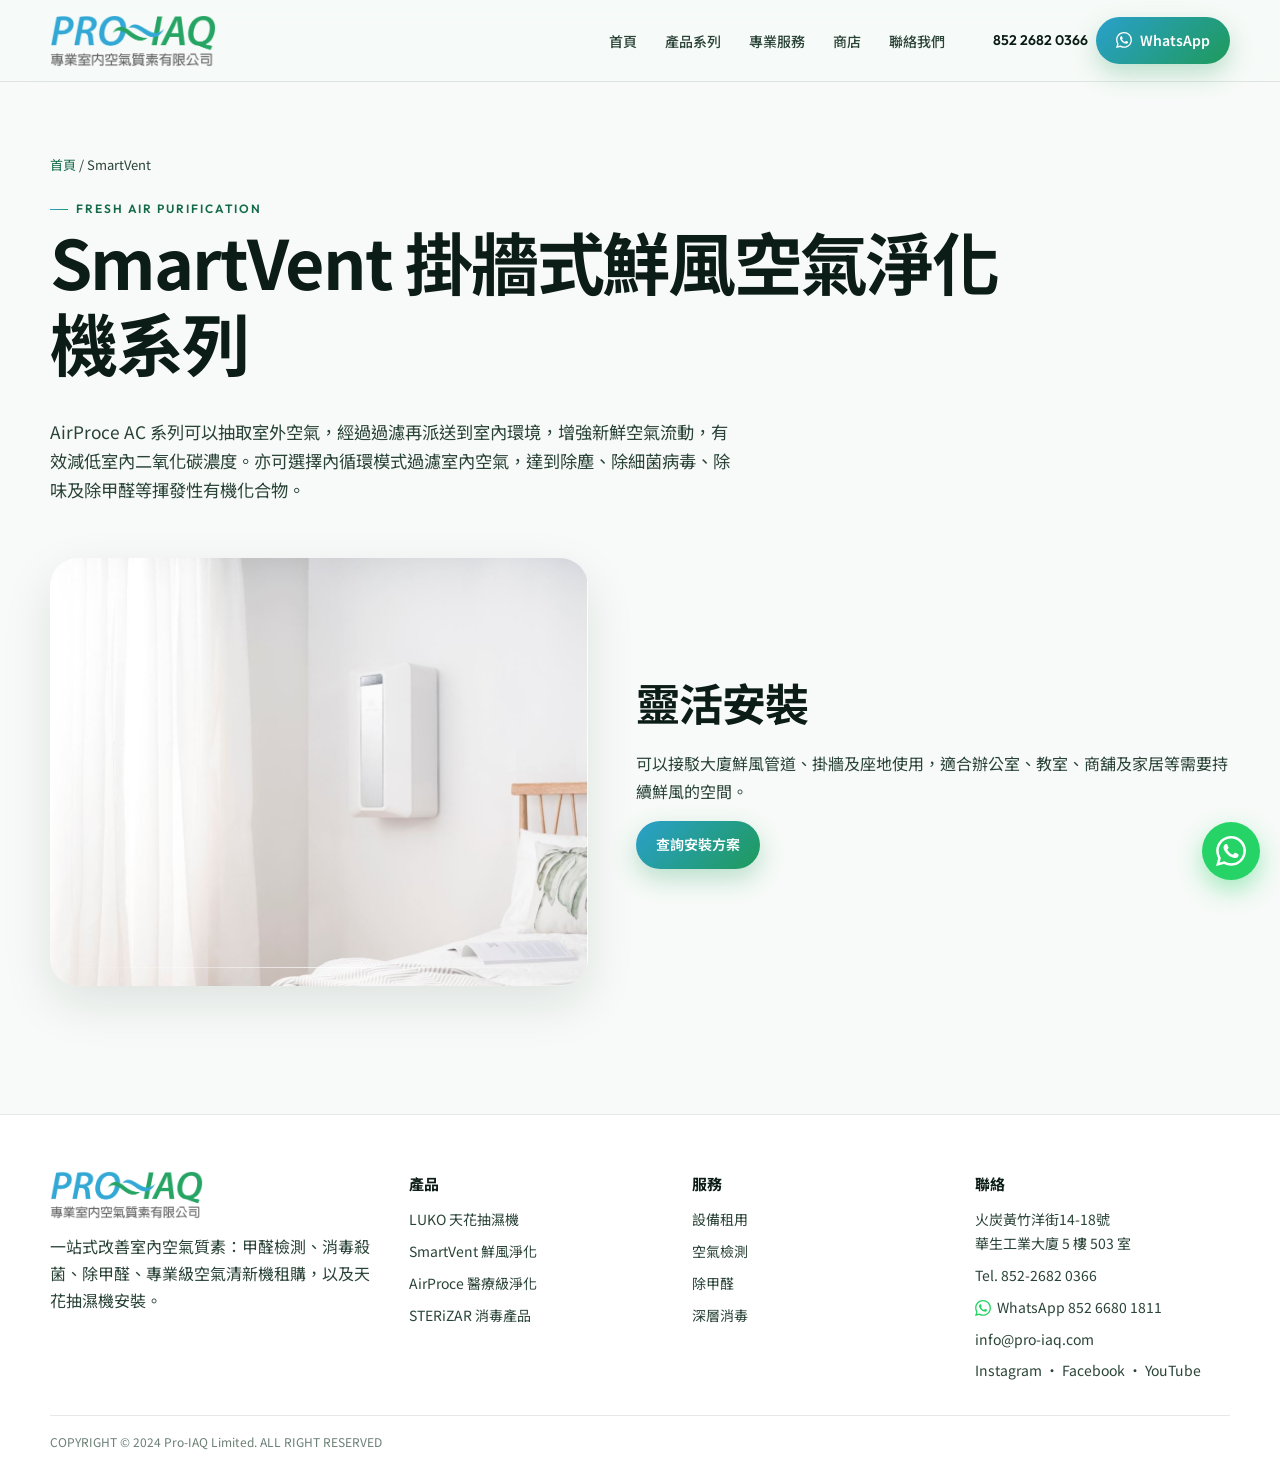
<file: smartvent.html>
<!DOCTYPE html>
<html lang="zh-Hant-HK">
<head>
<meta charset="utf-8">
<meta name="viewport" content="width=device-width, initial-scale=1">
<title>SmartVent 掛牆式鮮風空氣淨化機 | Pro-IAQ</title>
<meta name="description" content="AirProce AC 系列可抽取室外空氣過濾後送入室內，亦可內循環除塵、除菌、除味及除甲醛。">
<link rel="preconnect" href="https://fonts.googleapis.com">
<link rel="preconnect" href="https://fonts.gstatic.com" crossorigin>
<link href="https://fonts.googleapis.com/css2?family=Noto+Sans+TC:wght@400;500;700&family=Outfit:wght@400;600;700&display=swap" rel="stylesheet">
<link rel="stylesheet" href="css/styles.css?v=20261113e">
</head>
<body>
<nav class="nav" id="site-nav"></nav>

<section class="page-hero wrap">
  <div class="crumbs"><a href="index.html">首頁</a> / SmartVent</div>
  <div class="eyebrow">Fresh Air Purification</div>
  <h1>SmartVent 掛牆式鮮風空氣淨化機系列</h1>
  <p class="lead">AirProce AC 系列可以抽取室外空氣，經過過濾再派送到室內環境，增強新鮮空氣流動，有效減低室內二氧化碳濃度。亦可選擇內循環模式過濾室內空氣，達到除塵、除細菌病毒、除味及除甲醛等揮發性有機化合物。</p>
</section>
<section style="padding-top:0">
  <div class="wrap split reverse">
    <div class="copy">
      <h2>靈活安裝</h2>
      <p>可以接駁大廈鮮風管道、掛牆及座地使用，適合辦公室、教室、商舖及家居等需要持續鮮風的空間。</p>
      <a class="btn btn-primary" href="contact.html">查詢安裝方案</a>
    </div>
    <div class="media-frame"><img src="assets/smartvent.jpg" alt="SmartVent / AirProce AC"></div>
  </div>
</section>

<footer id="site-foot"></footer>
<a class="wa" href="https://wa.me/85266801811?text=Hello!%20我想查詢" target="_blank" rel="noopener" aria-label="WhatsApp 查詢"><svg class="wa-icon" viewBox="0 0 24 24" aria-hidden="true" focusable="false"><path fill="currentColor" d="M17.472 14.382c-.297-.149-1.758-.867-2.03-.967-.273-.099-.471-.148-.67.15-.197.297-.767.966-.94 1.164-.173.199-.347.223-.644.075-.297-.15-1.255-.463-2.39-1.475-.883-.788-1.48-1.761-1.653-2.059-.173-.297-.018-.458.13-.606.134-.133.298-.347.446-.52.149-.174.198-.298.298-.497.099-.198.05-.371-.025-.52-.075-.149-.669-1.612-.916-2.207-.242-.579-.487-.5-.669-.51-.173-.008-.371-.01-.57-.01-.198 0-.52.074-.792.372-.272.297-1.04 1.016-1.04 2.479 0 1.462 1.065 2.875 1.213 3.074.149.198 2.096 3.2 5.077 4.487.709.306 1.262.489 1.694.625.712.227 1.36.195 1.871.118.571-.085 1.758-.719 2.006-1.413.248-.694.248-1.289.173-1.413-.074-.124-.272-.198-.57-.347m-5.421 7.403h-.004a9.87 9.87 0 01-5.031-1.378l-.361-.214-3.741.982.998-3.648-.235-.374a9.86 9.86 0 01-1.51-5.26c.001-5.45 4.436-9.884 9.888-9.884 2.64 0 5.122 1.03 6.988 2.898a9.825 9.825 0 012.893 6.994c-.003 5.45-4.435 9.884-9.885 9.884m8.413-18.297A11.815 11.815 0 0012.05 0C5.495 0 .16 5.335.157 11.892c0 2.096.547 4.142 1.588 5.945L.057 24l6.305-1.654a11.882 11.882 0 005.683 1.448h.005c6.554 0 11.89-5.335 11.893-11.893a11.821 11.821 0 00-3.48-8.413z"/></svg></a>
<script src="js/main.js?v=20261113e"></script>
</body>
</html>
</file>
<file: css/styles.css>
:root{
  --ink:#0c1c16;
  --ink-soft:#2a4338;
  --forest:#146b4a;
  --leaf:#1f9a5a;
  --sky:#2aa0cc;
  --mist:#eef5f1;
  --paper:#f7faf8;
  --white:#ffffff;
  --line:rgba(20,40,32,.1);
  --glass:rgba(255,255,255,.72);
  --shadow:0 18px 50px rgba(12,28,22,.1);
  --radius:22px;
  --max:1180px;
  --nav-h:82px;
}
*{box-sizing:border-box}
html{scroll-behavior:smooth}
html,body{margin:0;padding:0}
body{
  font-family:"Noto Sans TC","Outfit",system-ui,sans-serif;
  color:var(--ink);
  background:var(--paper);
  line-height:1.7;
  overflow-x:hidden;
}
img{max-width:100%;display:block}
a{color:inherit}
.wrap{width:min(var(--max), calc(100% - 40px));margin:0 auto}
.eyebrow{
  display:inline-flex;align-items:center;gap:8px;
  letter-spacing:.16em;text-transform:uppercase;
  font-family:"Outfit",sans-serif;font-size:12px;font-weight:600;
  color:var(--forest);
}
.eyebrow:before{content:"";width:18px;height:1.5px;background:linear-gradient(90deg,var(--sky),var(--leaf))}
h1,h2,h3{font-weight:700;line-height:1.2;margin:0 0 .5em}
h1{font-size:clamp(36px,6vw,68px);letter-spacing:-.03em}
h2{font-size:clamp(28px,3.6vw,44px);letter-spacing:-.02em}
h3{font-size:22px}
p{margin:0 0 1em;color:var(--ink-soft)}
.lead{font-size:1.08rem;max-width:40em}

/* Nav */
.nav{
  position:sticky;top:0;z-index:50;height:var(--nav-h);
  display:flex;align-items:center;
  backdrop-filter:blur(18px) saturate(1.2);
  background:rgba(247,250,248,.78);
  border-bottom:1px solid var(--line);
}
.nav-inner{display:flex;align-items:center;gap:28px;width:min(var(--max), calc(100% - 40px));margin:0 auto}
.logo{display:flex;align-items:center;flex:0 0 auto}
.logo img{height:52px;width:auto}
.menu{display:flex;gap:4px;align-items:center;margin-left:auto;list-style:none;padding:0}
.menu>li{position:relative}
.menu a{
  text-decoration:none;padding:10px 12px;border-radius:999px;
  font-size:14px;font-weight:500;color:var(--ink-soft);
}
.menu a:hover,.menu a.active{color:var(--ink);background:rgba(20,107,74,.08)}
.drop{position:absolute;top:calc(100% + 8px);left:0;min-width:240px;
  background:var(--glass);backdrop-filter:blur(20px);
  border:1px solid var(--line);border-radius:16px;padding:8px;
  box-shadow:var(--shadow);opacity:0;pointer-events:none;transform:translateY(8px);
  transition:.25s ease}
.menu>li:hover .drop,.menu>li:focus-within .drop{opacity:1;pointer-events:auto;transform:none}
.drop a{display:block;padding:9px 12px;border-radius:10px;font-size:13.5px}
.nav-cta{display:flex;gap:8px;align-items:center;margin-left:8px}
.btn{
  display:inline-flex;align-items:center;justify-content:center;gap:8px;
  text-decoration:none;border:0;cursor:pointer;
  padding:12px 20px;border-radius:999px;font-weight:600;font-size:14px;
  transition:transform .25s ease, box-shadow .25s ease, background .25s;
}
.btn:hover{transform:translateY(-1px)}
.btn-primary{background:linear-gradient(135deg,var(--sky),var(--leaf));color:#fff;box-shadow:0 10px 24px rgba(32,154,90,.28)}
.btn-ghost{background:transparent;border:1px solid var(--line);color:var(--ink)}
.btn-dark{background:var(--ink);color:#fff}
.phone{font-family:"Outfit",sans-serif;font-weight:600;font-size:14px;text-decoration:none;color:var(--ink)}
.burger{display:none;background:none;border:0;width:44px;height:44px}
.burger span{display:block;height:2px;background:var(--ink);margin:6px 8px}

/* Hero */
.hero{position:relative;min-height:calc(100vh - var(--nav-h));display:grid;place-items:end start;color:#fff;overflow:hidden}
.hero-media{position:absolute;inset:0}
.hero-media img{width:100%;height:100%;object-fit:cover;transform:scale(1.06);animation:ken 22s ease-in-out alternate infinite}
@keyframes ken{to{transform:scale(1)}}
.hero-media:after{
  content:"";position:absolute;inset:0;
  background:linear-gradient(180deg,rgba(8,20,16,.25) 0%,rgba(8,20,16,.55) 48%,rgba(8,20,16,.78) 100%);
}
.air{position:absolute;inset:0;pointer-events:none;z-index:1}
.hero-copy{position:relative;z-index:2;padding:0 0 88px;width:min(var(--max), calc(100% - 40px));margin:0 auto}
.hero-copy .eyebrow{color:#d9f6e6}
.hero-copy h1{color:#fff;max-width:12em}
.hero-copy p{color:rgba(255,255,255,.86);max-width:36em}
.hero-actions{display:flex;gap:12px;flex-wrap:wrap;margin-top:24px}
.scroll-hint{position:absolute;bottom:28px;right:max(20px, calc((100% - var(--max))/2));color:#fff;font-size:12px;letter-spacing:.12em;z-index:2}

/* Surfaces */
section{padding:88px 0}
.panel{
  background:var(--white);
  border:1px solid var(--line);
  border-radius:var(--radius);
  box-shadow:0 10px 40px rgba(12,28,22,.05);
}
.glass{
  background:rgba(255,255,255,.68);
  backdrop-filter:blur(16px);
  border:1px solid rgba(255,255,255,.6);
  box-shadow:var(--shadow);
  border-radius:var(--radius);
}
.split{display:grid;grid-template-columns:1.05fr .95fr;gap:48px;align-items:center}
.split.reverse{grid-template-columns:.95fr 1.05fr}
.split.reverse .copy{order:2}
.media-frame{border-radius:28px;overflow:hidden;position:relative;min-height:320px;box-shadow:var(--shadow)}
.media-frame img{width:100%;height:100%;object-fit:cover;min-height:360px}
.media-frame:after{content:"";position:absolute;inset:auto 18px 18px 18px;height:1px;background:linear-gradient(90deg,transparent,rgba(255,255,255,.7),transparent)}

.grid-3{display:grid;grid-template-columns:repeat(3,1fr);gap:22px}
.grid-4{display:grid;grid-template-columns:repeat(4,1fr);gap:18px}
.card{
  background:#fff;border:1px solid var(--line);border-radius:22px;overflow:hidden;
  box-shadow:0 8px 30px rgba(12,28,22,.05);
  transition:transform .4s cubic-bezier(.2,.8,.2,1), box-shadow .4s;
  text-decoration:none;color:inherit;display:flex;flex-direction:column;
}
.card:hover{transform:translateY(-8px);box-shadow:0 24px 50px rgba(12,28,22,.12)}
.card .pic{height:190px;overflow:hidden}
.card .pic img{width:100%;height:100%;object-fit:cover;transition:transform .7s ease}
.card:hover .pic img{transform:scale(1.06)}
.card .body{padding:22px 22px 24px;flex:1;display:flex;flex-direction:column}
.card h3{margin-bottom:8px}
.card p{flex:1;font-size:14.5px}
.card .more{font-size:13px;font-weight:700;color:var(--forest)}

.clients{display:grid;grid-template-columns:repeat(3,1fr);gap:20px;align-items:center}
.clients img{width:100%;height:140px;object-fit:contain;background:#fff;border-radius:16px;border:1px solid var(--line);padding:16px;filter:grayscale(.2)}

table{width:100%;border-collapse:collapse;font-size:14.5px;background:#fff;border-radius:16px;overflow:hidden}
th,td{padding:12px 14px;text-align:left;border-bottom:1px solid var(--line)}
th{background:var(--mist);font-weight:650}

.cta-band{
  margin:0 auto;width:min(var(--max), calc(100% - 40px));
  padding:48px;border-radius:28px;color:#fff;
  background:
    radial-gradient(800px 200px at 10% 0%, rgba(42,160,204,.45), transparent 50%),
    linear-gradient(135deg,#0e2a20 0%, #146b4a 55%, #1c8d8a 100%);
  display:flex;justify-content:space-between;align-items:center;gap:24px;
}
.cta-band p{color:rgba(255,255,255,.84)}

footer{padding:56px 0 28px;background:#fff;color:var(--ink-soft);margin-top:40px;border-top:1px solid var(--line)}
footer a{color:var(--ink-soft);text-decoration:none}
footer a:hover{color:var(--forest)}
.foot-grid{display:grid;grid-template-columns:1.3fr 1fr 1fr 1fr;gap:28px}
.foot-grid h4{color:var(--ink);margin:0 0 12px;font-size:15px}
.foot-grid ul{list-style:none;margin:0;padding:0;display:grid;gap:8px;font-size:14px}
.foot-grid p{color:var(--ink-soft)}
.legal{margin-top:32px;padding-top:16px;border-top:1px solid var(--line);display:flex;justify-content:space-between;gap:16px;flex-wrap:wrap;font-size:12px;color:#6b7f76}

.wa-icon{width:1.1em;height:1.1em;display:block;flex-shrink:0}
.btn .wa-icon{width:16px;height:16px}
.foot-grid .wa-icon{width:16px;height:16px;color:#25D366;display:inline-block;vertical-align:-3px;margin-right:6px}
.wa{
  position:fixed;right:20px;bottom:20px;z-index:40;
  width:58px;height:58px;border-radius:50%;
  background:#25D366;color:#fff;display:grid;place-items:center;
  box-shadow:0 10px 24px rgba(37,211,102,.4);text-decoration:none;
  transition:transform .25s ease, box-shadow .25s ease;
}
.wa:hover{transform:translateY(-2px) scale(1.05);box-shadow:0 14px 28px rgba(37,211,102,.48)}
.wa .wa-icon{width:30px;height:30px}
.reveal{opacity:0;transform:translateY(28px);animation:up .9s cubic-bezier(.2,.7,.2,1) forwards}
.reveal:nth-child(2){animation-delay:.1s}
.reveal:nth-child(3){animation-delay:.18s}
.reveal:nth-child(4){animation-delay:.26s}
@keyframes up{to{opacity:1;transform:none}}
@media (prefers-reduced-motion:reduce){
  .reveal,.hero-media img{animation:none!important;opacity:1;transform:none}
  html{scroll-behavior:auto}
}
.page-hero{padding:72px 0 36px}
.page-hero h1{max-width:14em}
.crumbs{font-size:13px;color:var(--ink-soft);margin-bottom:14px}
.crumbs a{color:var(--forest);text-decoration:none}

.form{display:grid;gap:12px}
.form input,.form textarea{
  width:100%;padding:14px 16px;border-radius:14px;border:1px solid var(--line);
  font:inherit;background:#fff;
}
.form textarea{min-height:120px;resize:vertical}

@media (max-width:980px){
  .split,.split.reverse{grid-template-columns:1fr}
  .split.reverse .copy{order:0}
  .grid-3,.grid-4,.clients,.foot-grid{grid-template-columns:1fr 1fr}
  .menu{display:none}
  .menu.open{display:flex;flex-direction:column;position:absolute;top:var(--nav-h);left:0;right:0;background:rgba(247,250,248,.96);padding:16px 20px 24px;border-bottom:1px solid var(--line)}
  .drop{position:static;opacity:1;pointer-events:auto;transform:none;box-shadow:none;background:transparent;border:0;padding-left:8px}
  .burger{display:block}
  .phone{display:none}
  .cta-band{flex-direction:column;align-items:flex-start;padding:32px}
  .nav-inner{width:calc(100% - 24px)}
}
@media (max-width:640px){
  .grid-3,.grid-4,.clients,.foot-grid{grid-template-columns:1fr}
  section{padding:64px 0}
}
</file>
